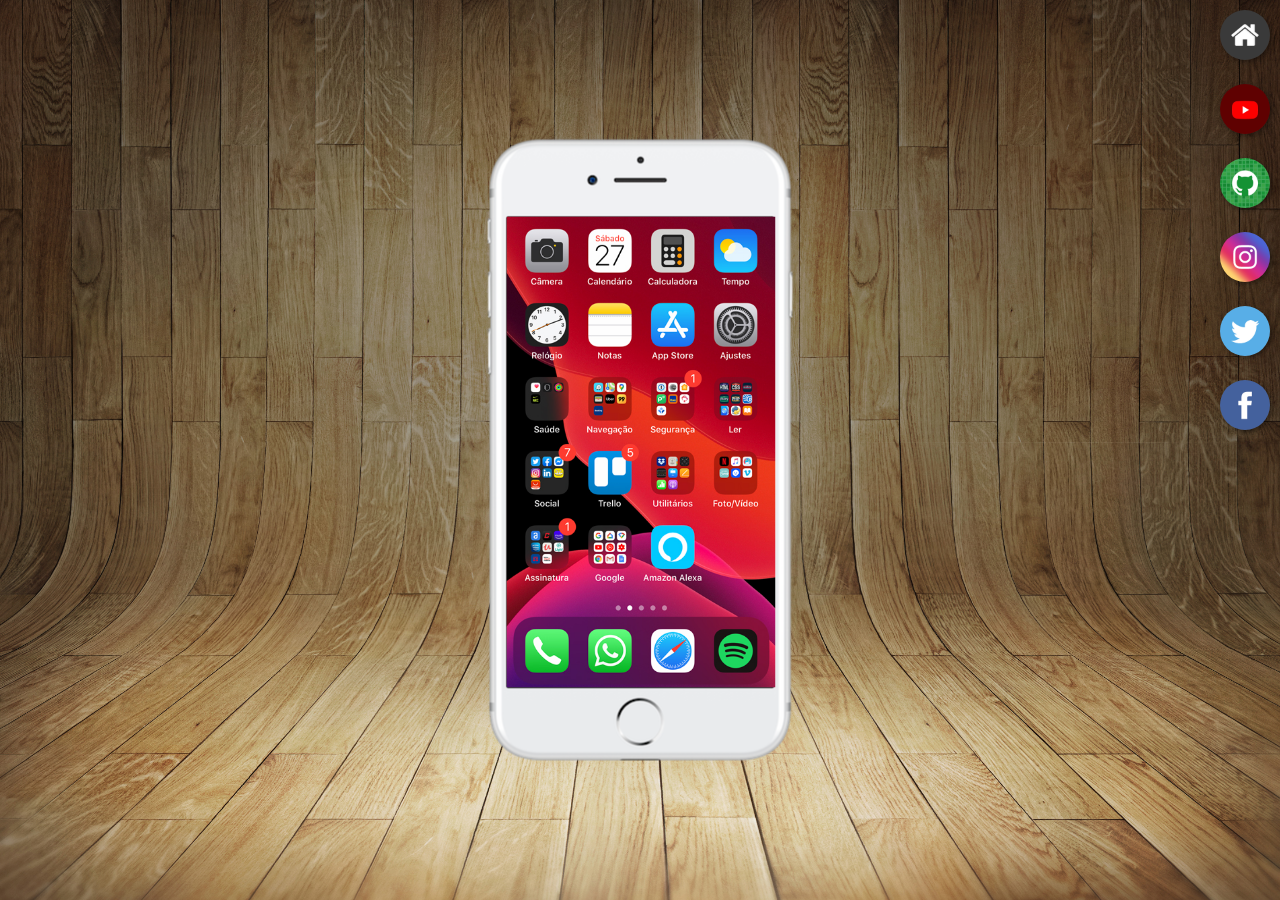
<file: index.html>
<!doctype html>
<html lang="pt-br">
  <head>
    <meta charset="UTF-8" />
    <meta name="viewport" content="width=device-width, initial-scale=1.0" />
    <title>Projeto Redes Sociais</title>
    <link rel="shortcut icon" href="favicon.ico" type="image/x-icon" />
    <link rel="stylesheet" href="estilos/style.css" />
  </head>
  <body>
    <main>
      <section id="telefone">
        <iframe src="home.html" name="tela" id="tela" frameborder="0"></iframe>
      </section>

      <section id="redes-sociais">
        <a href="home.html" target="tela"
          ><img src="imagens/logo-home.jpg" alt="home" /></a
        ><br />
        <a href="youtube.html" target="tela"
          ><img src="imagens/logo-youtube.jpg" alt="YouTube" /></a
        ><br />
        <a href="github.html" target="tela"
          ><img src="imagens/logo-github.jpg" alt="GitHub" /></a
        ><br />
        <a href="instagram.html" target="tela"
          ><img src="imagens/logo-instagram.jpg" alt="Instagram" /></a
        ><br />
        <a href="twitter.html" target="tela"
          ><img src="imagens/logo-twitter.jpg" alt="Twitter" /></a
        ><br />
        <a href="facebook.html" target="tela"
          ><img src="imagens/logo-facebook.jpg" alt="Facebook" /></a
        ><br />
      </section>
    </main>
  </body>
</html>
</file>
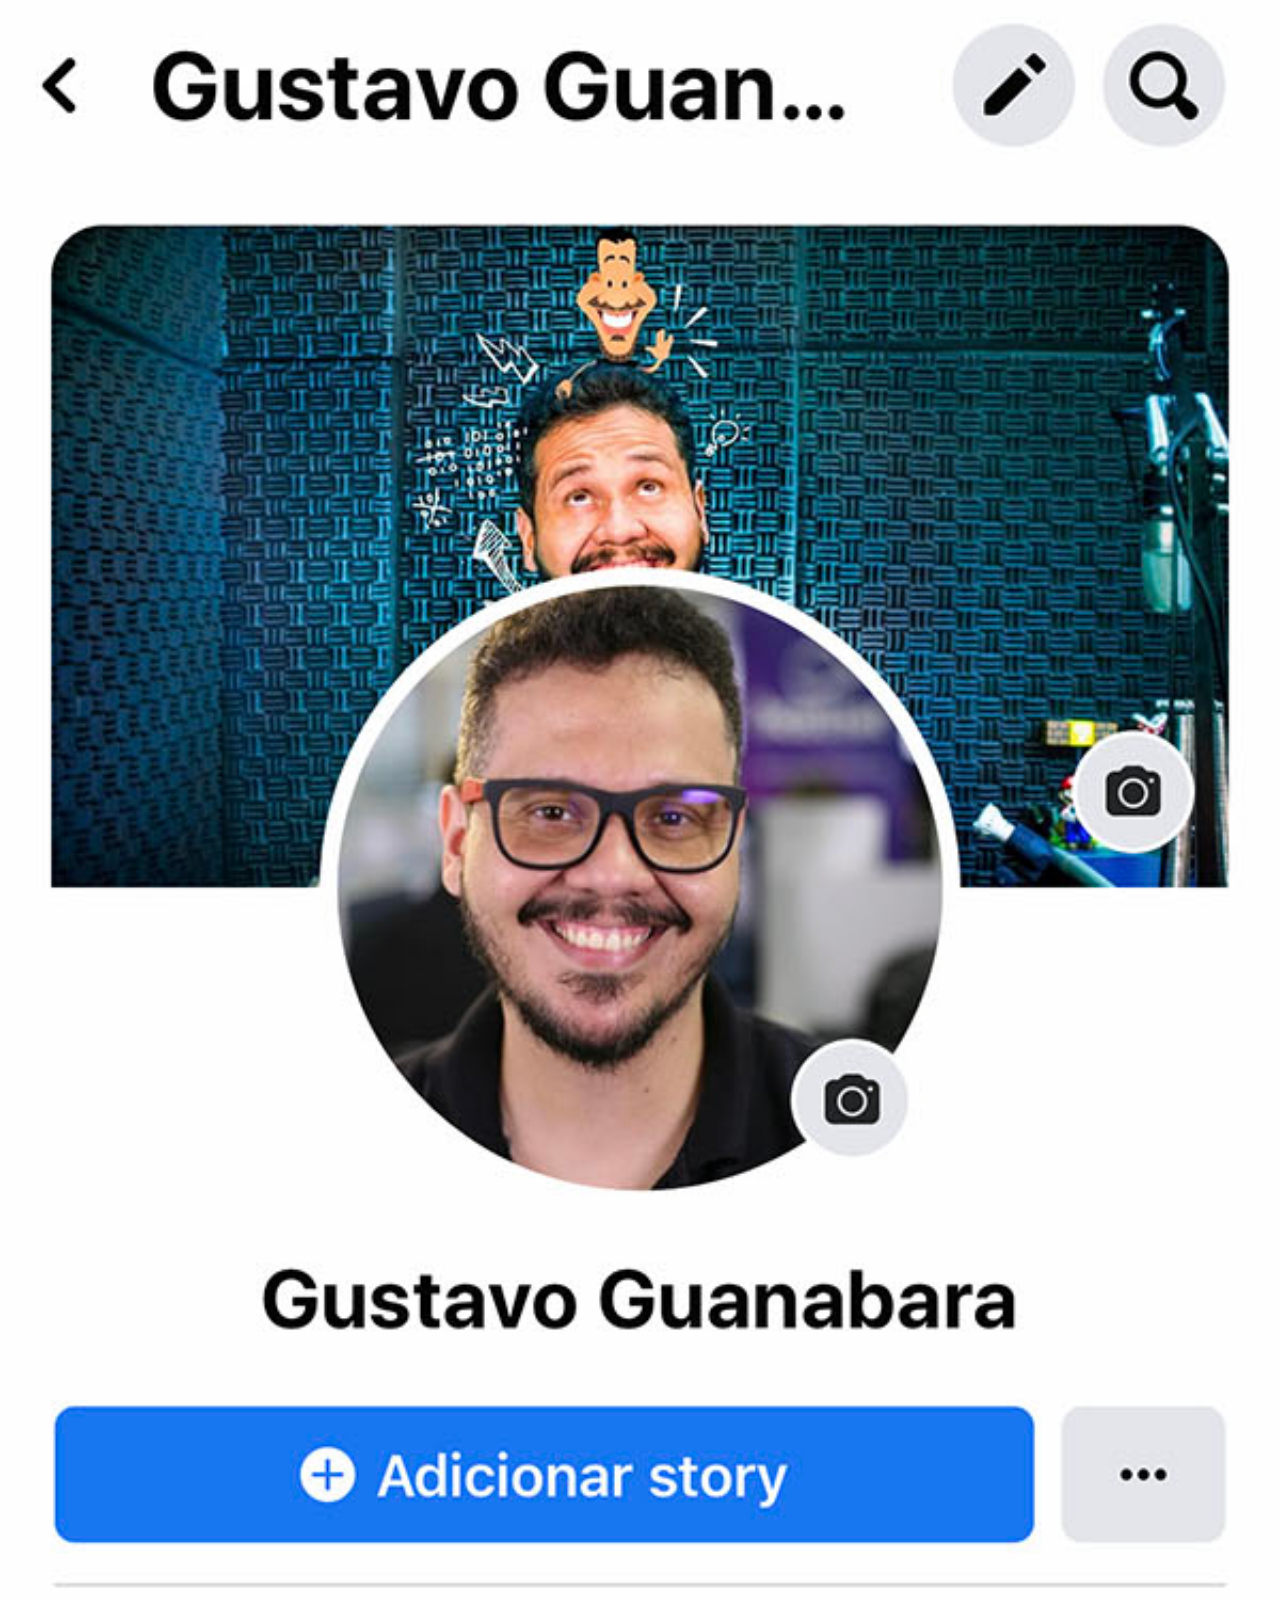
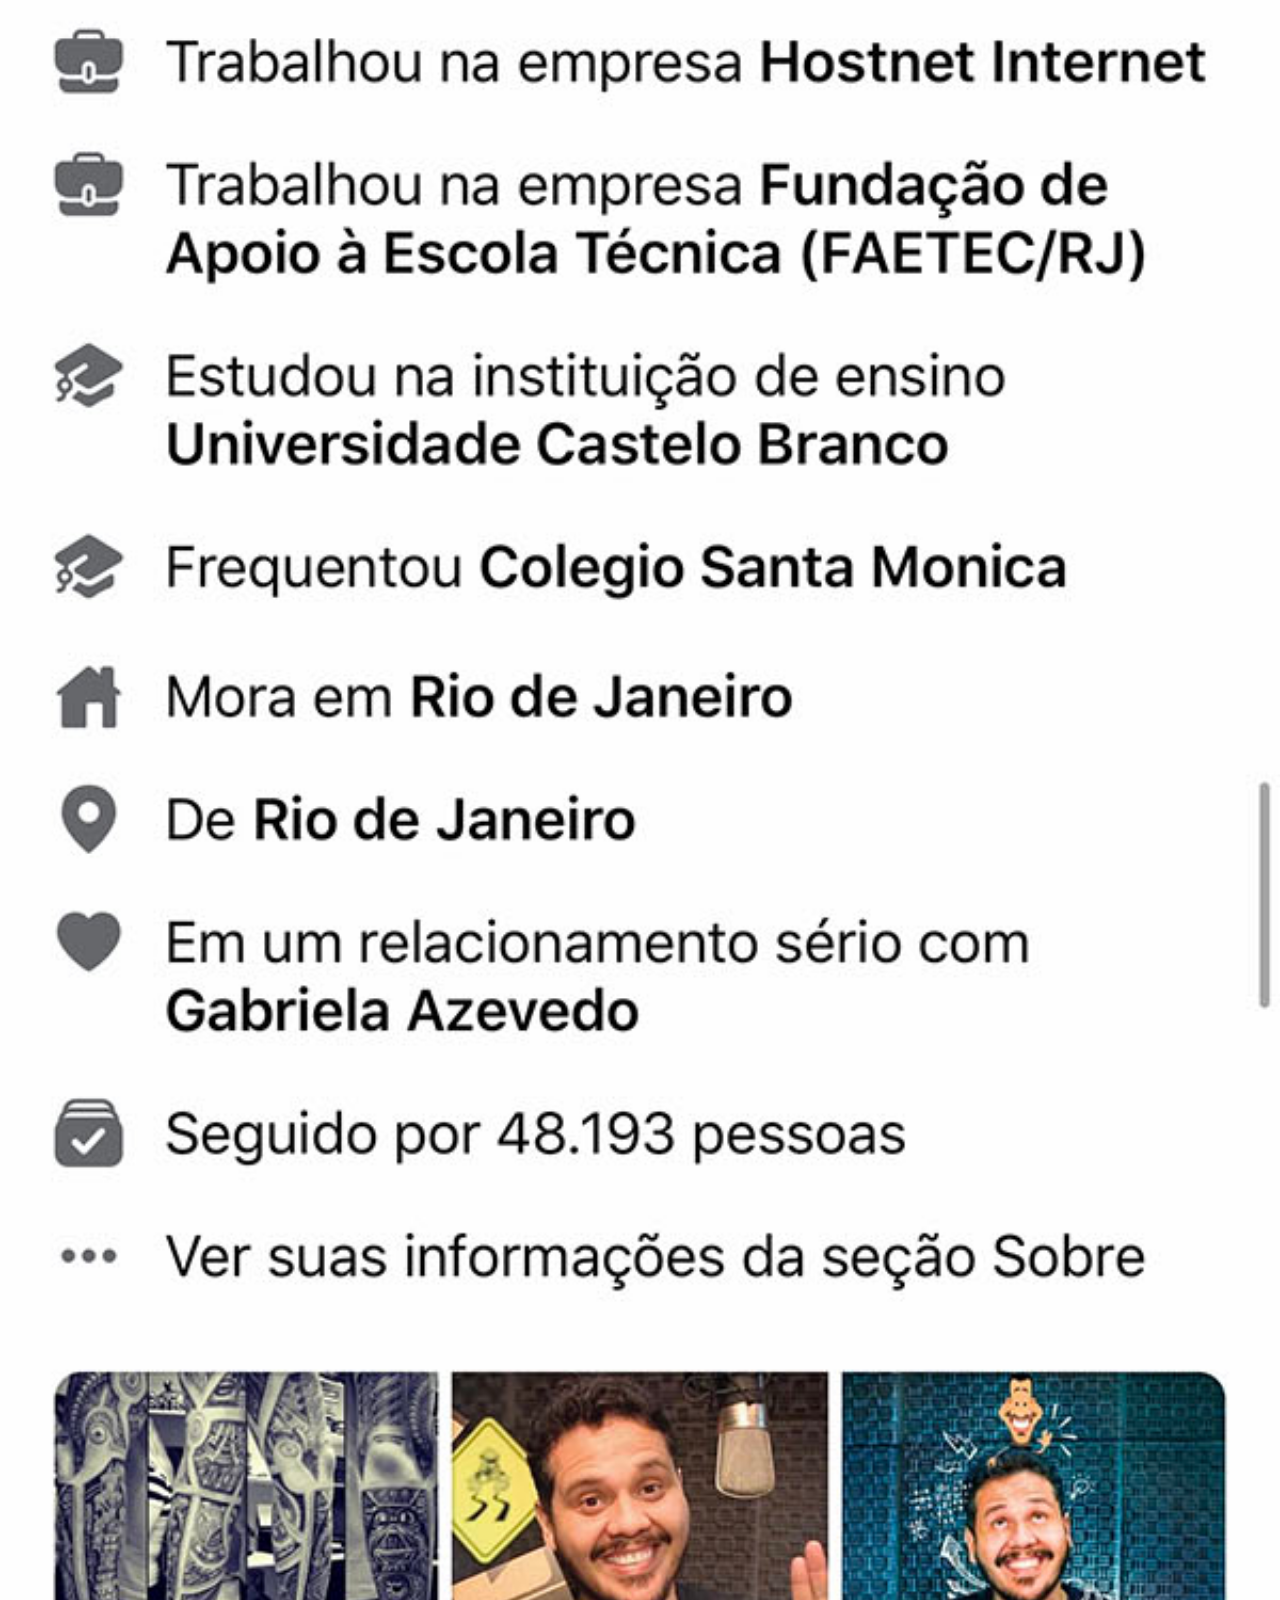
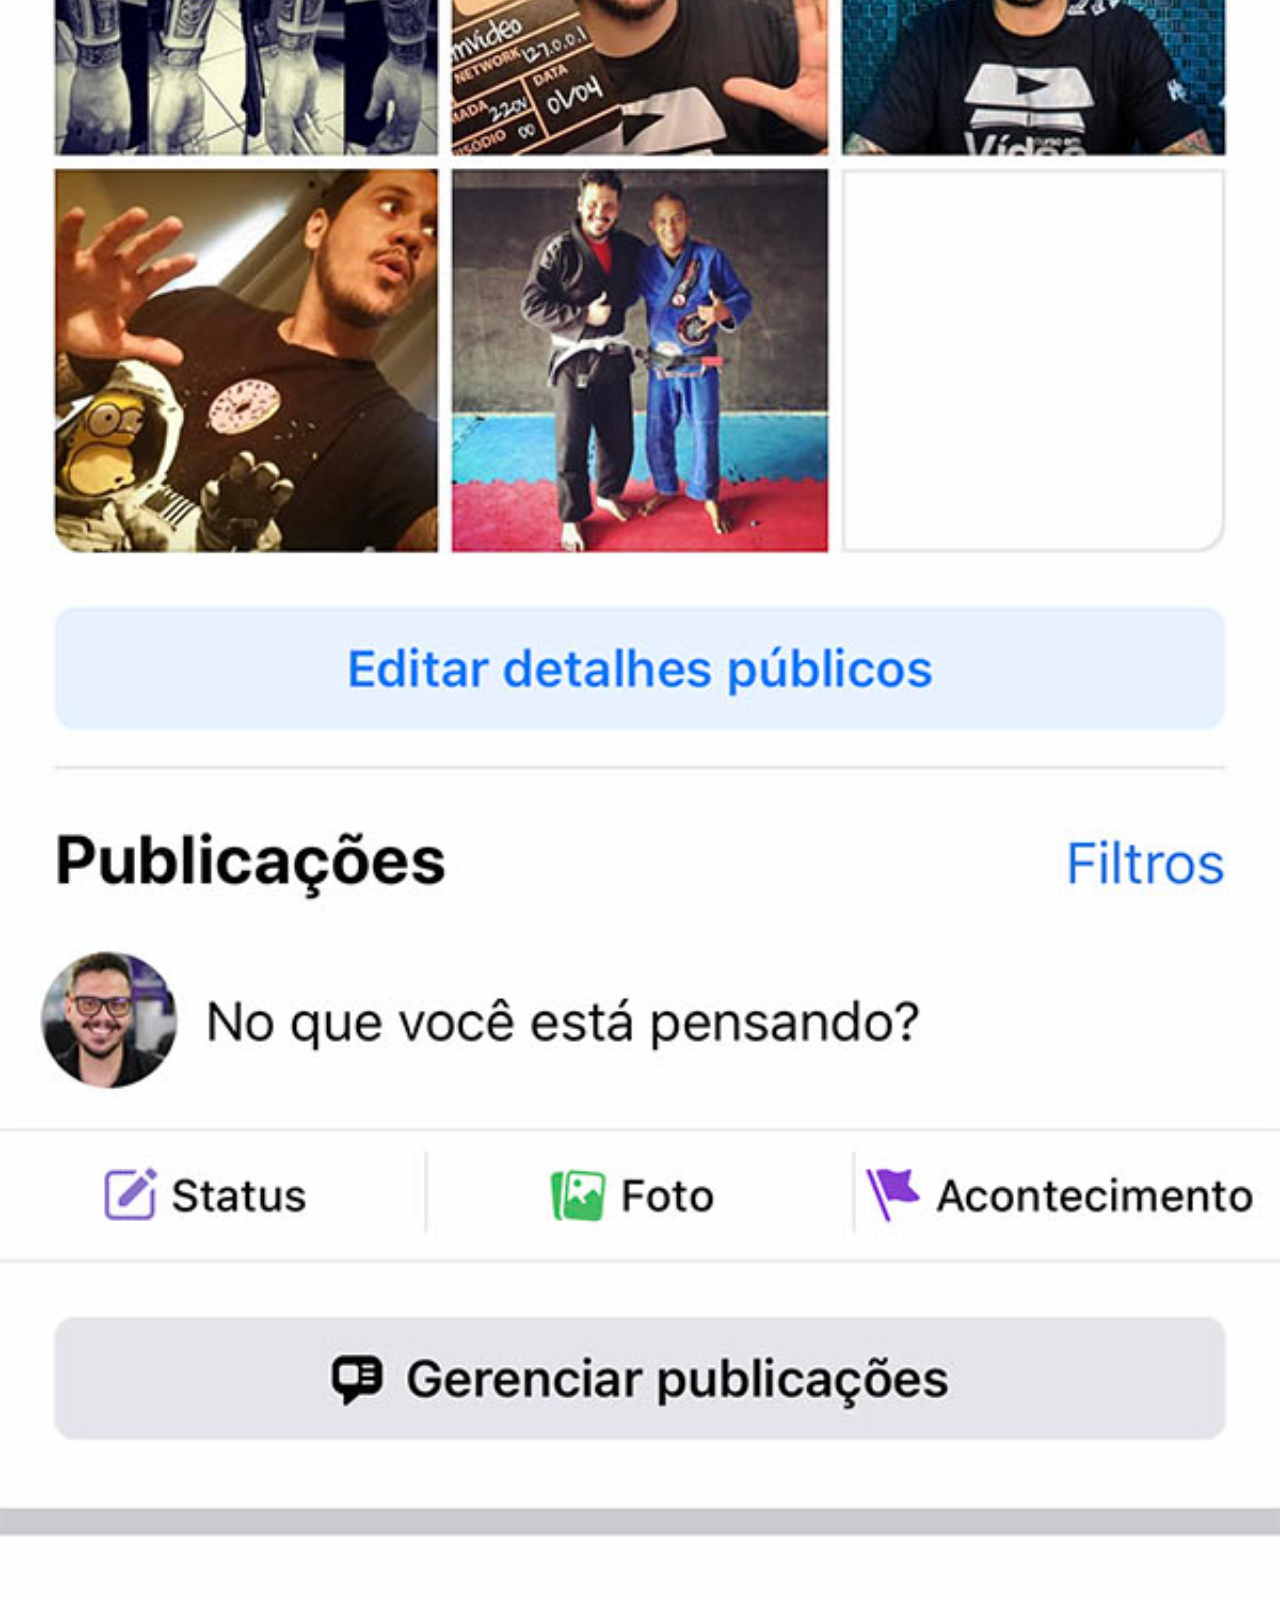
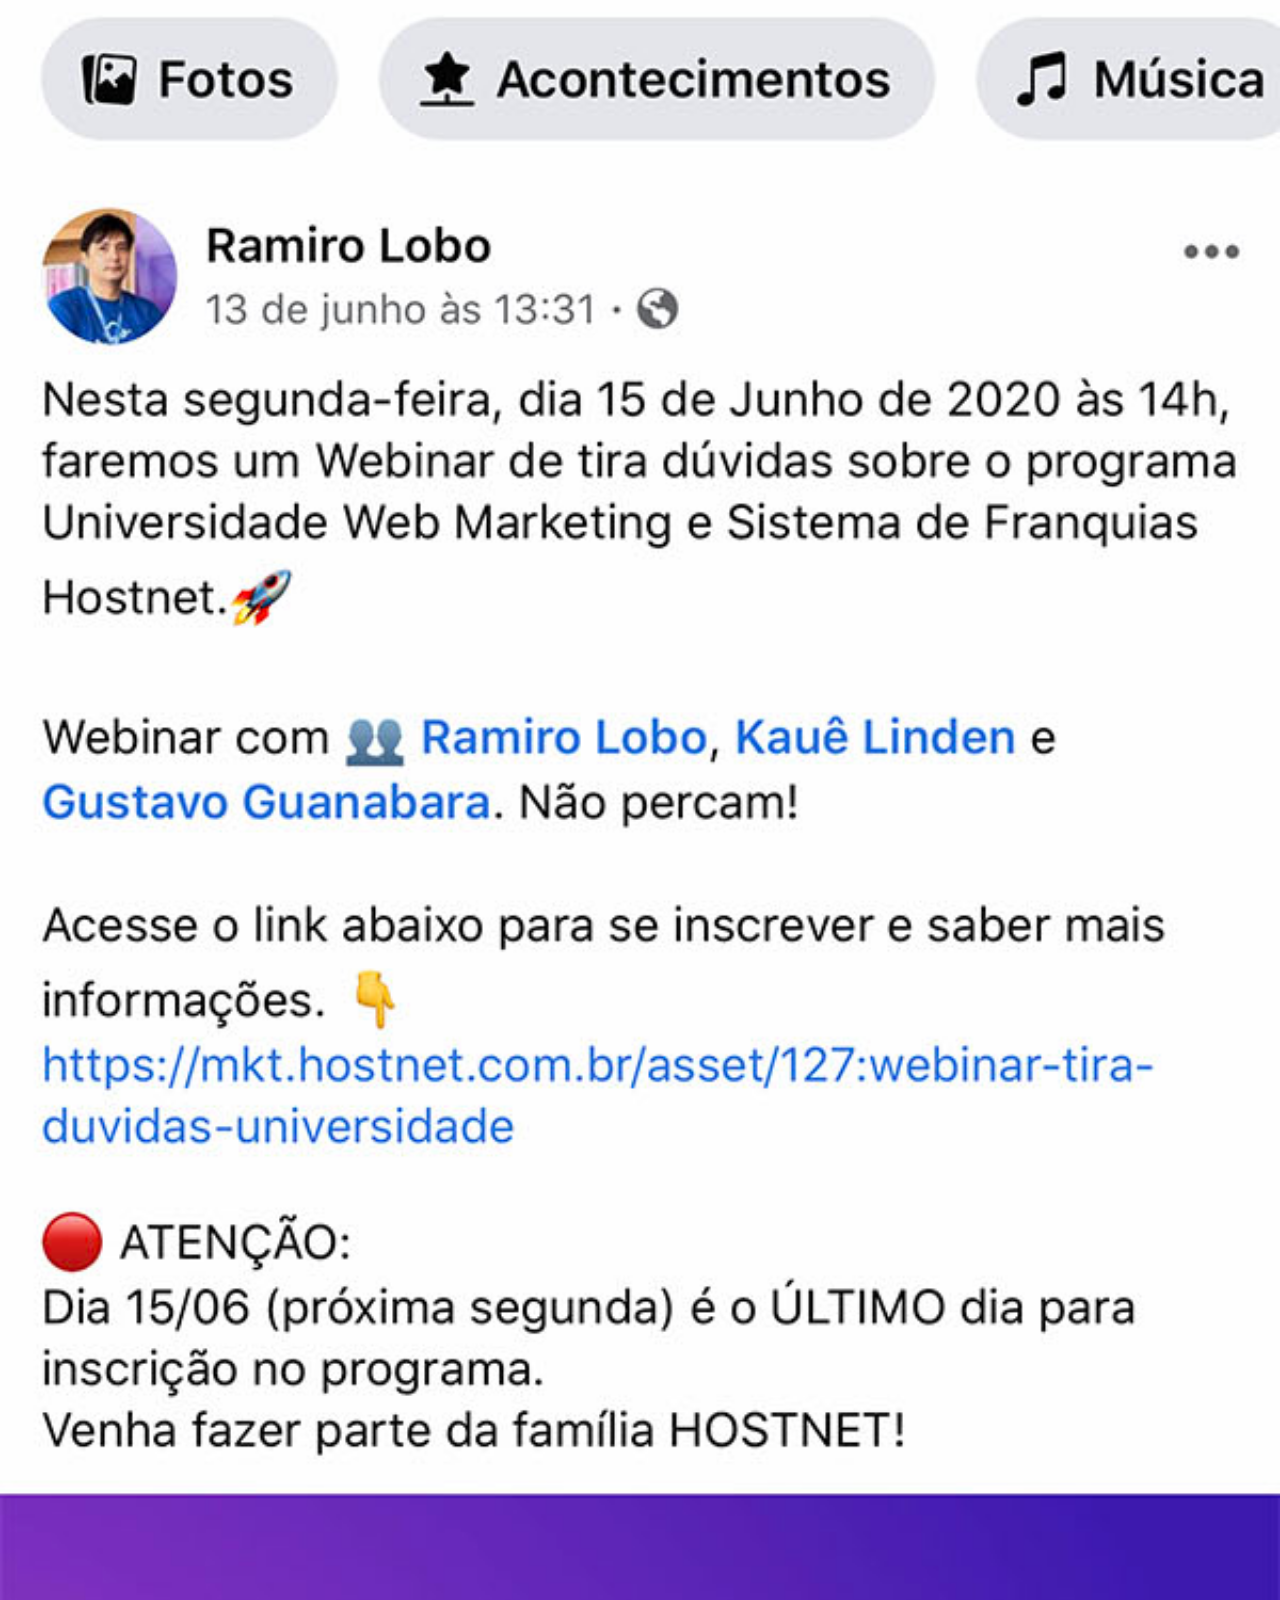
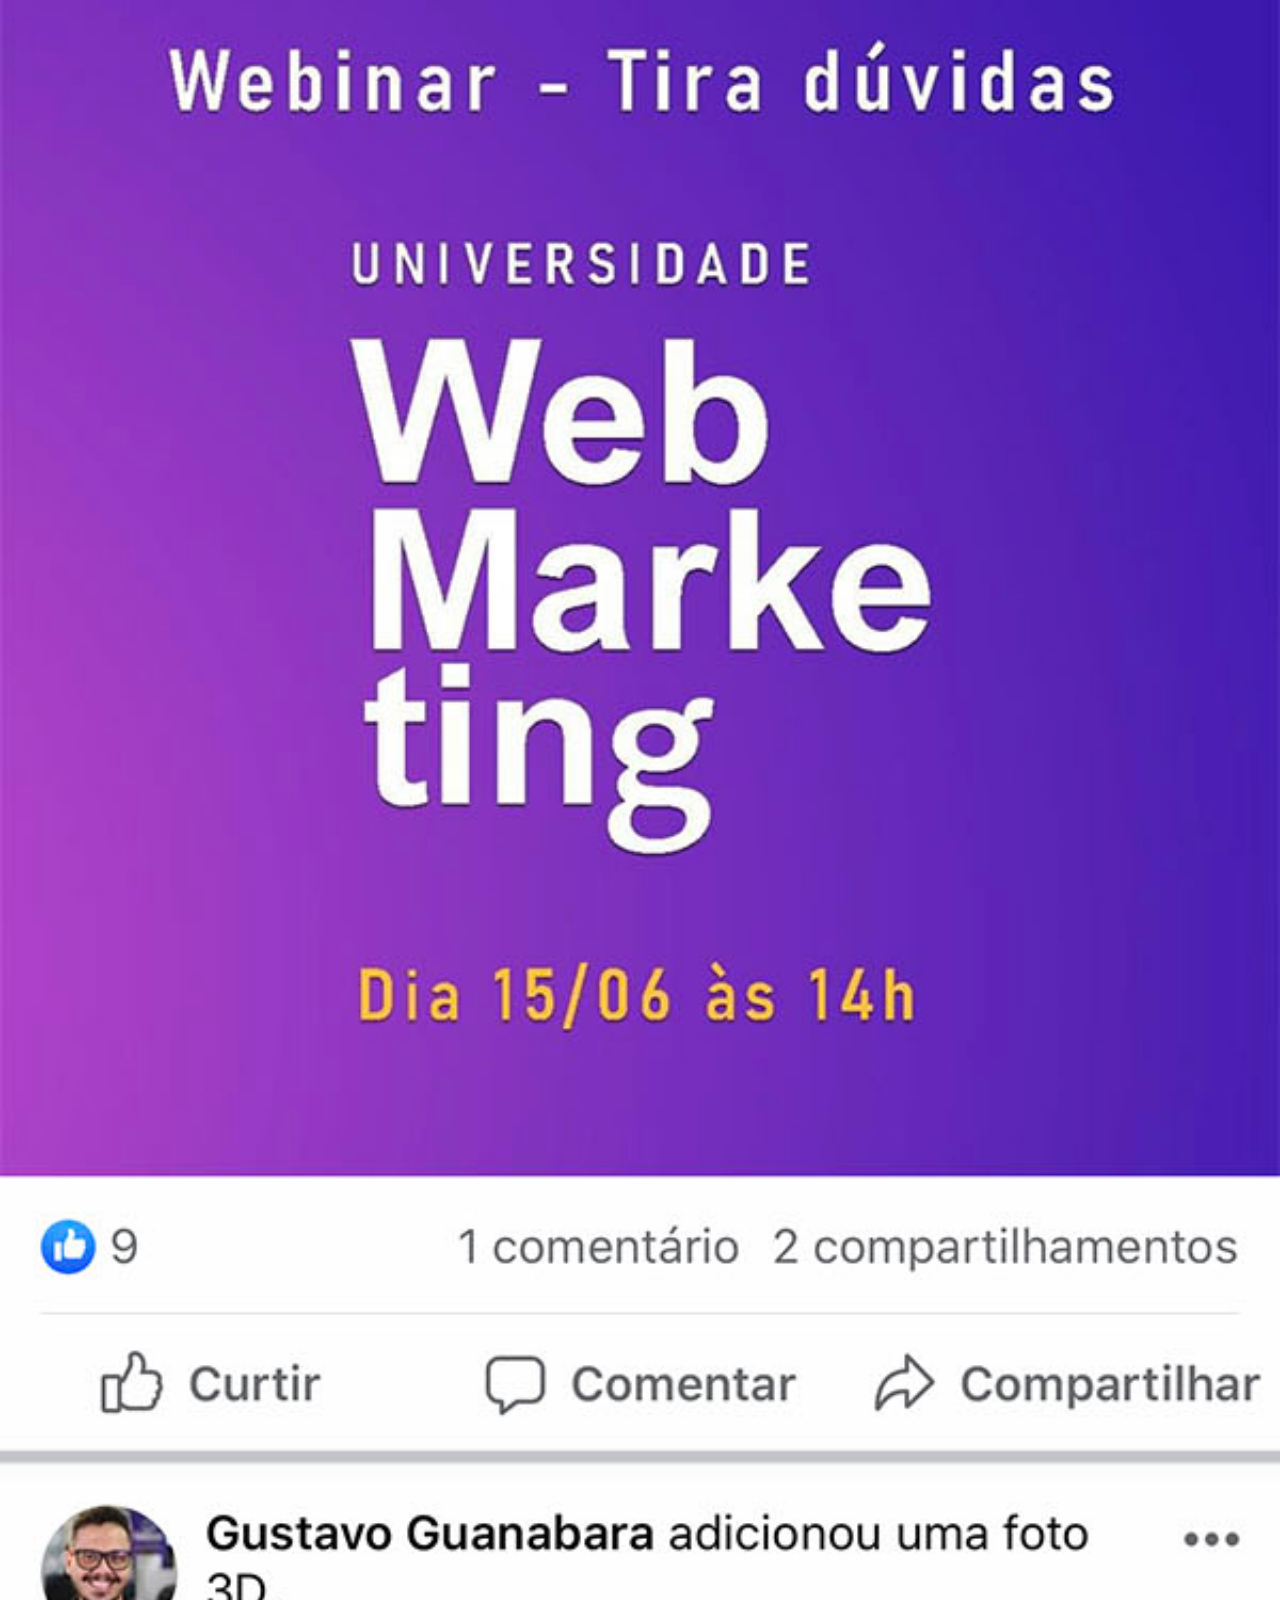
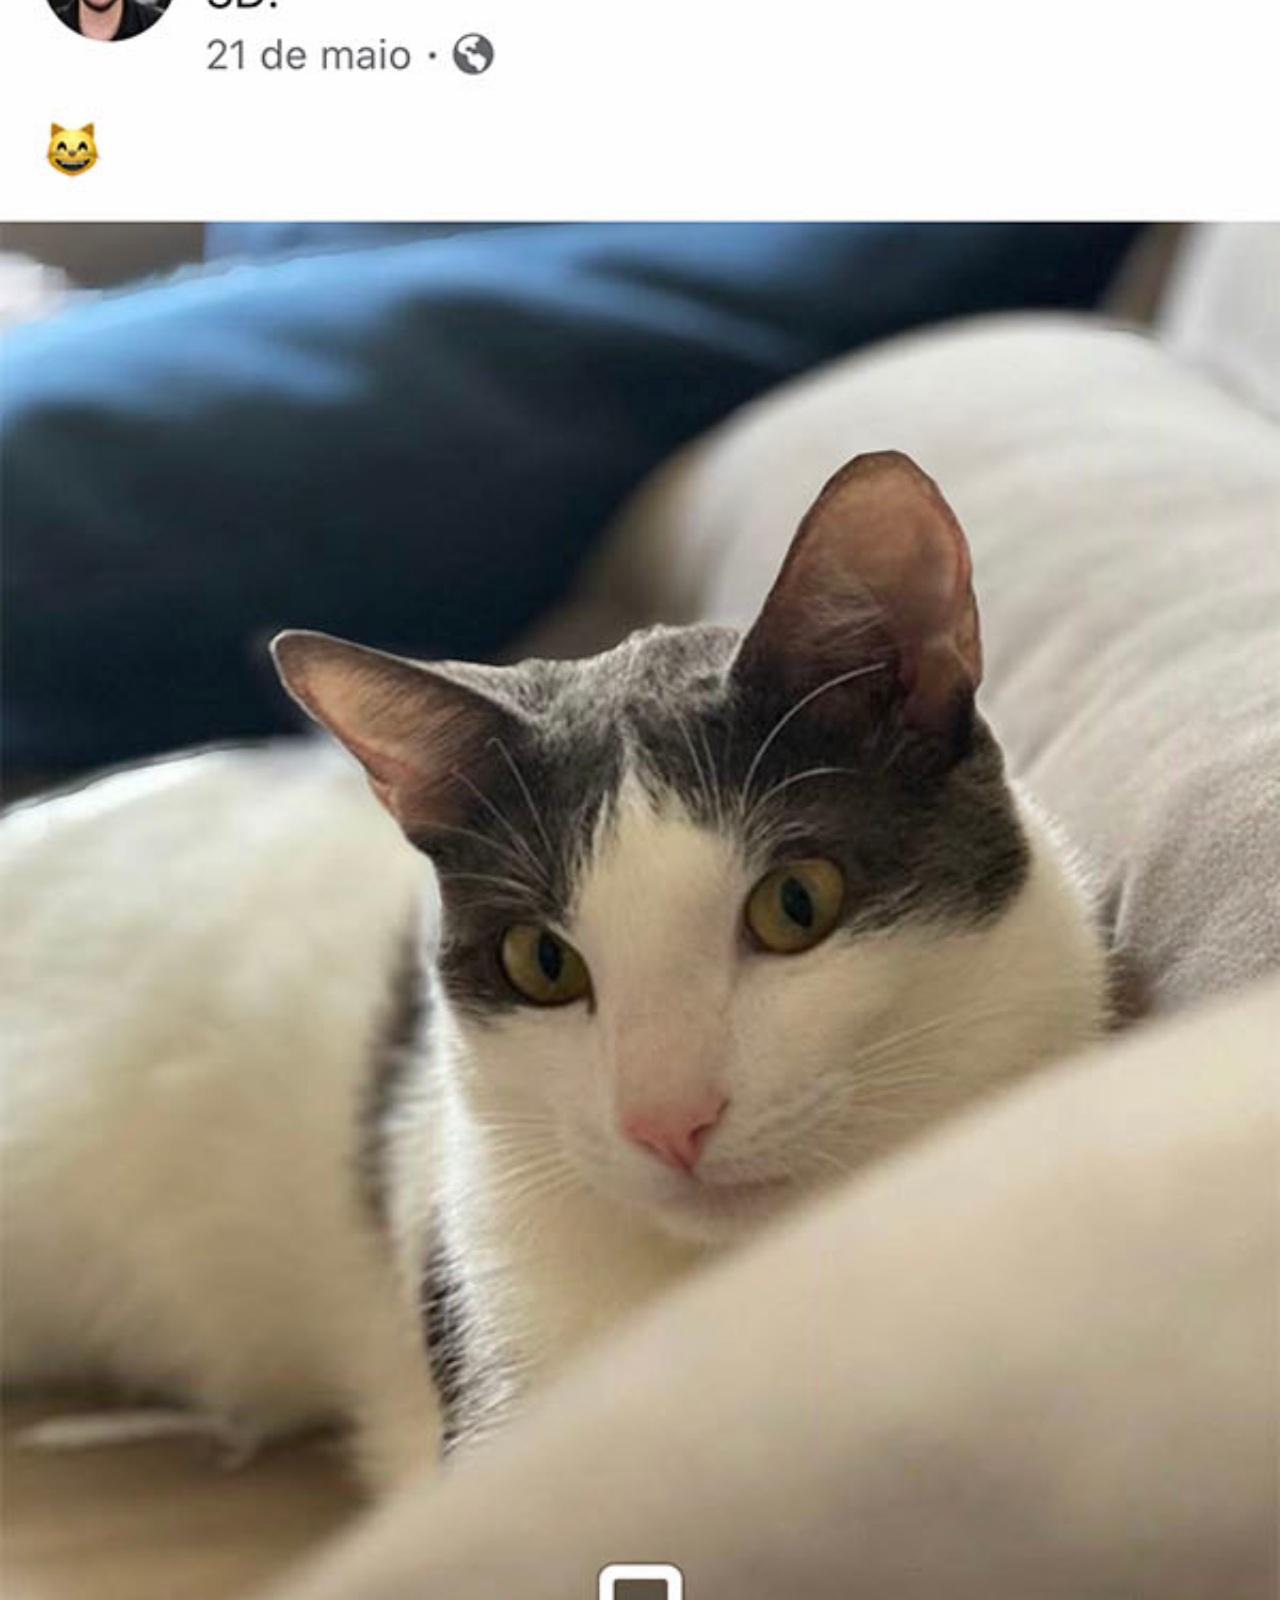
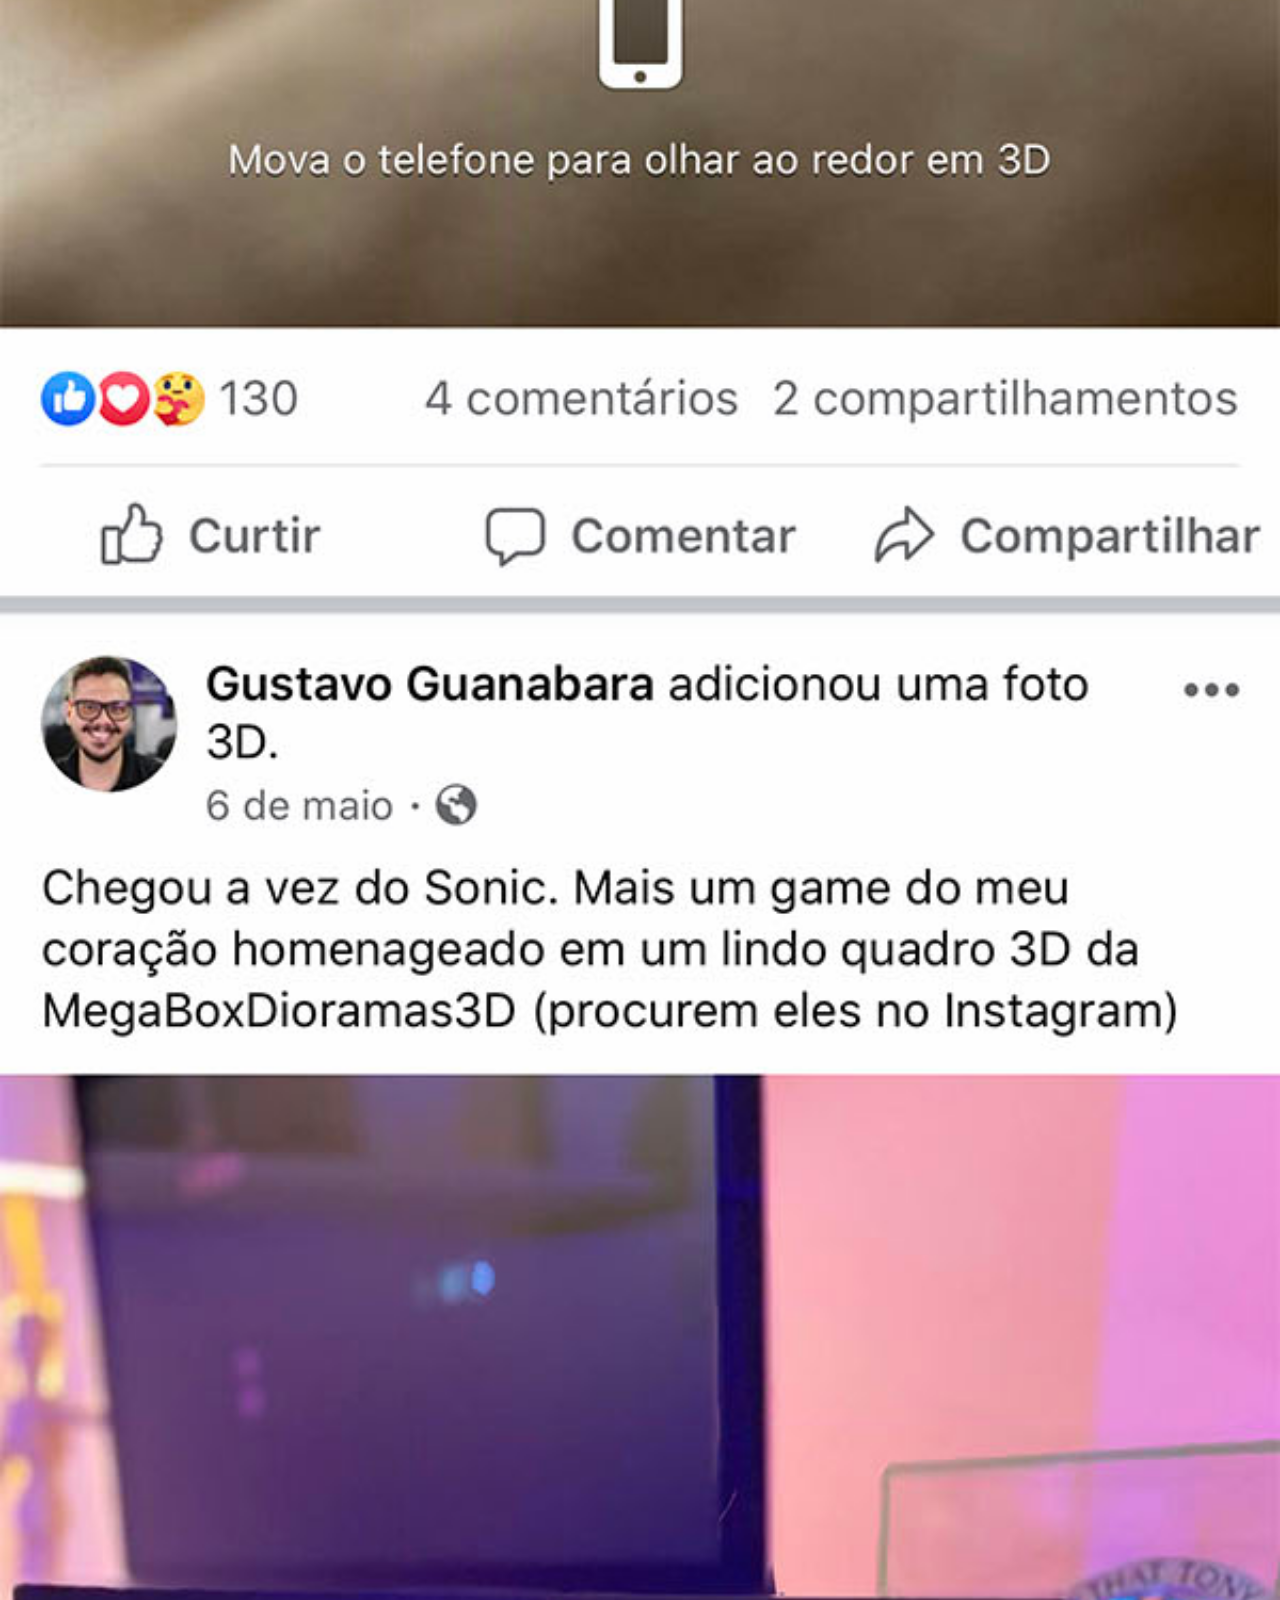
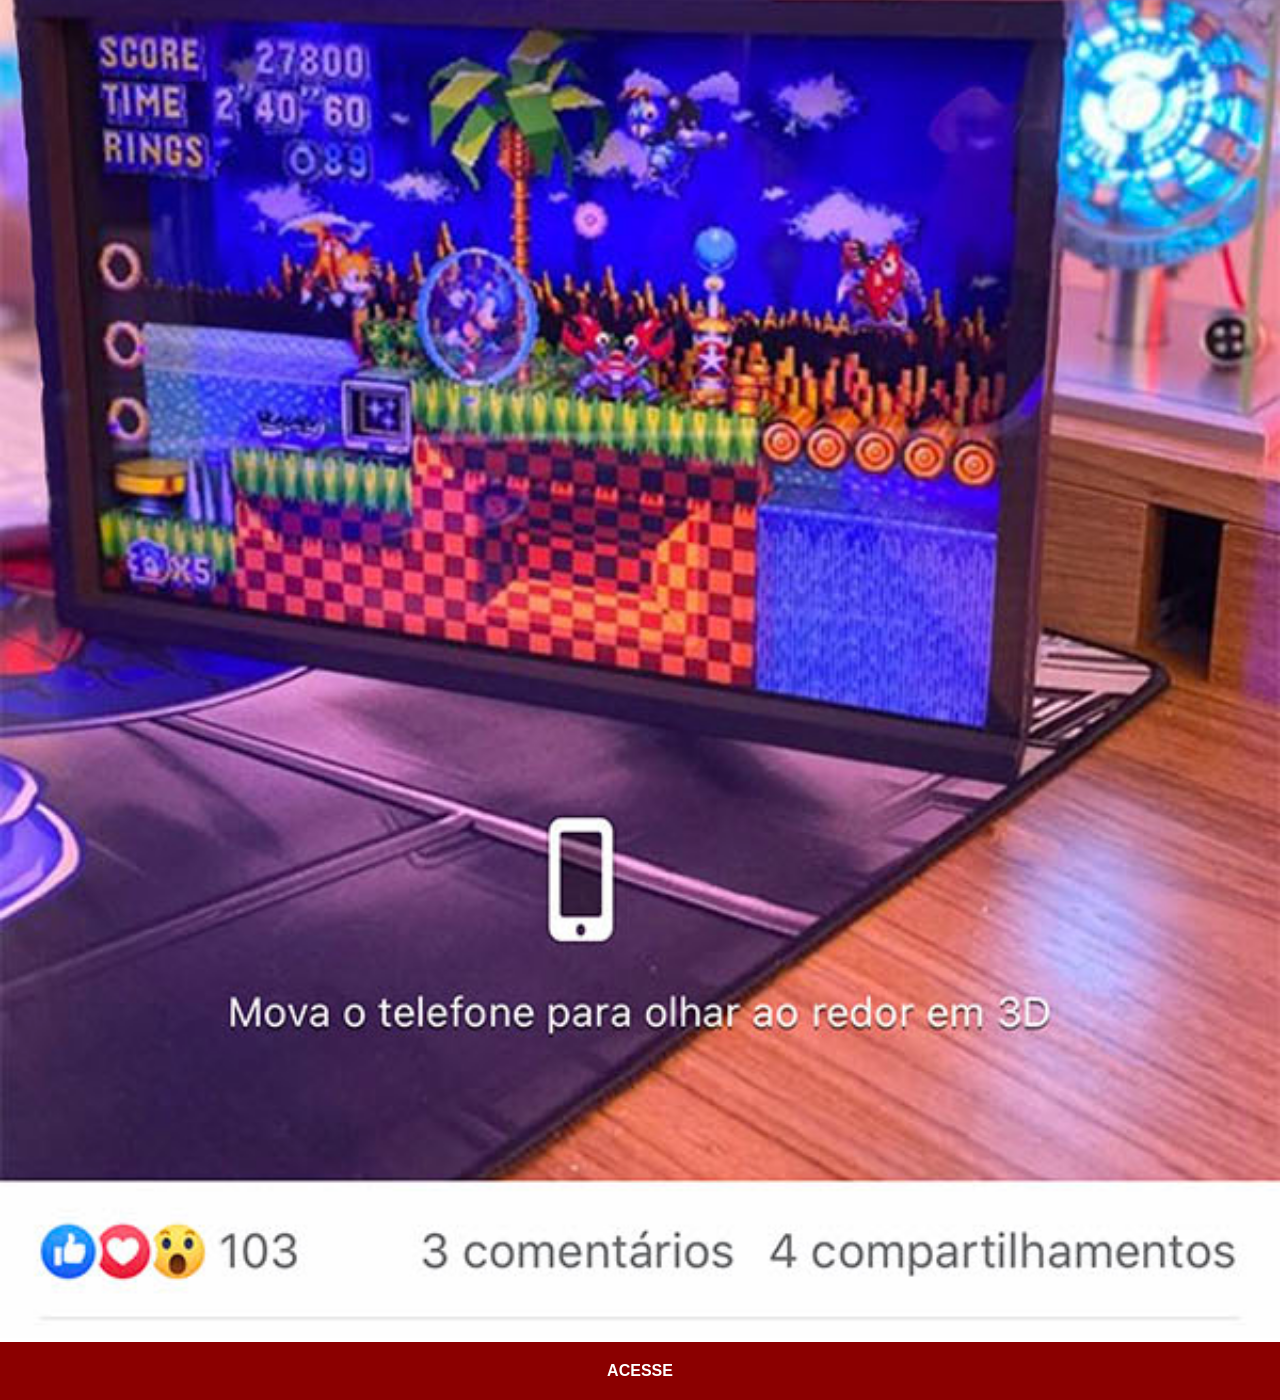
<file: facebook.html>
<!doctype html>
<html lang="pt-br">
  <head>
    <meta charset="UTF-8" />
    <meta name="viewport" content="width=device-width, initial-scale=1.0" />
    <title>YouTube</title>
    <link rel="stylesheet" href="estilos/social.css" />
  </head>
  <body>
    <img src="imagens/tela-facebook.jpg" alt="Facebook" />
    <a href="https://www.facebook.com/?locale=pt_BR" target="_blank">ACESSE</a>
  </body>
</html>
</file>
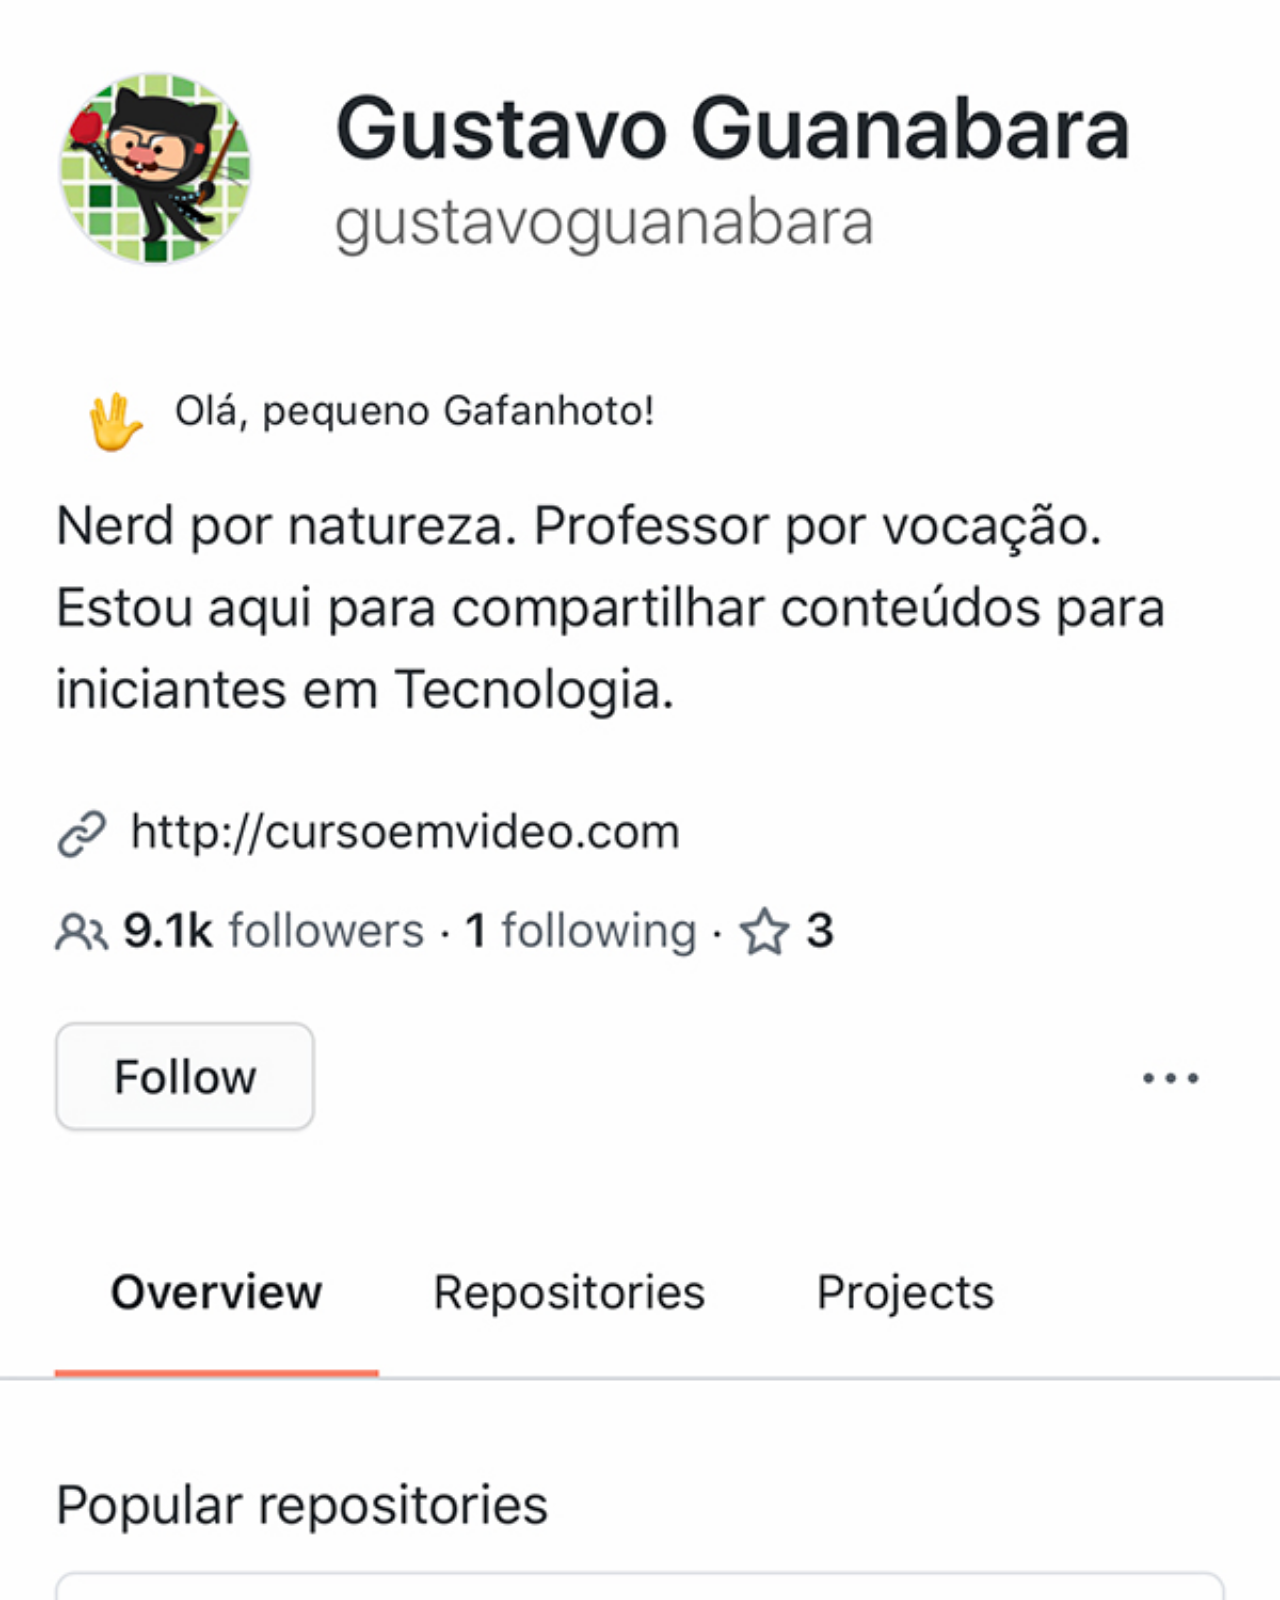
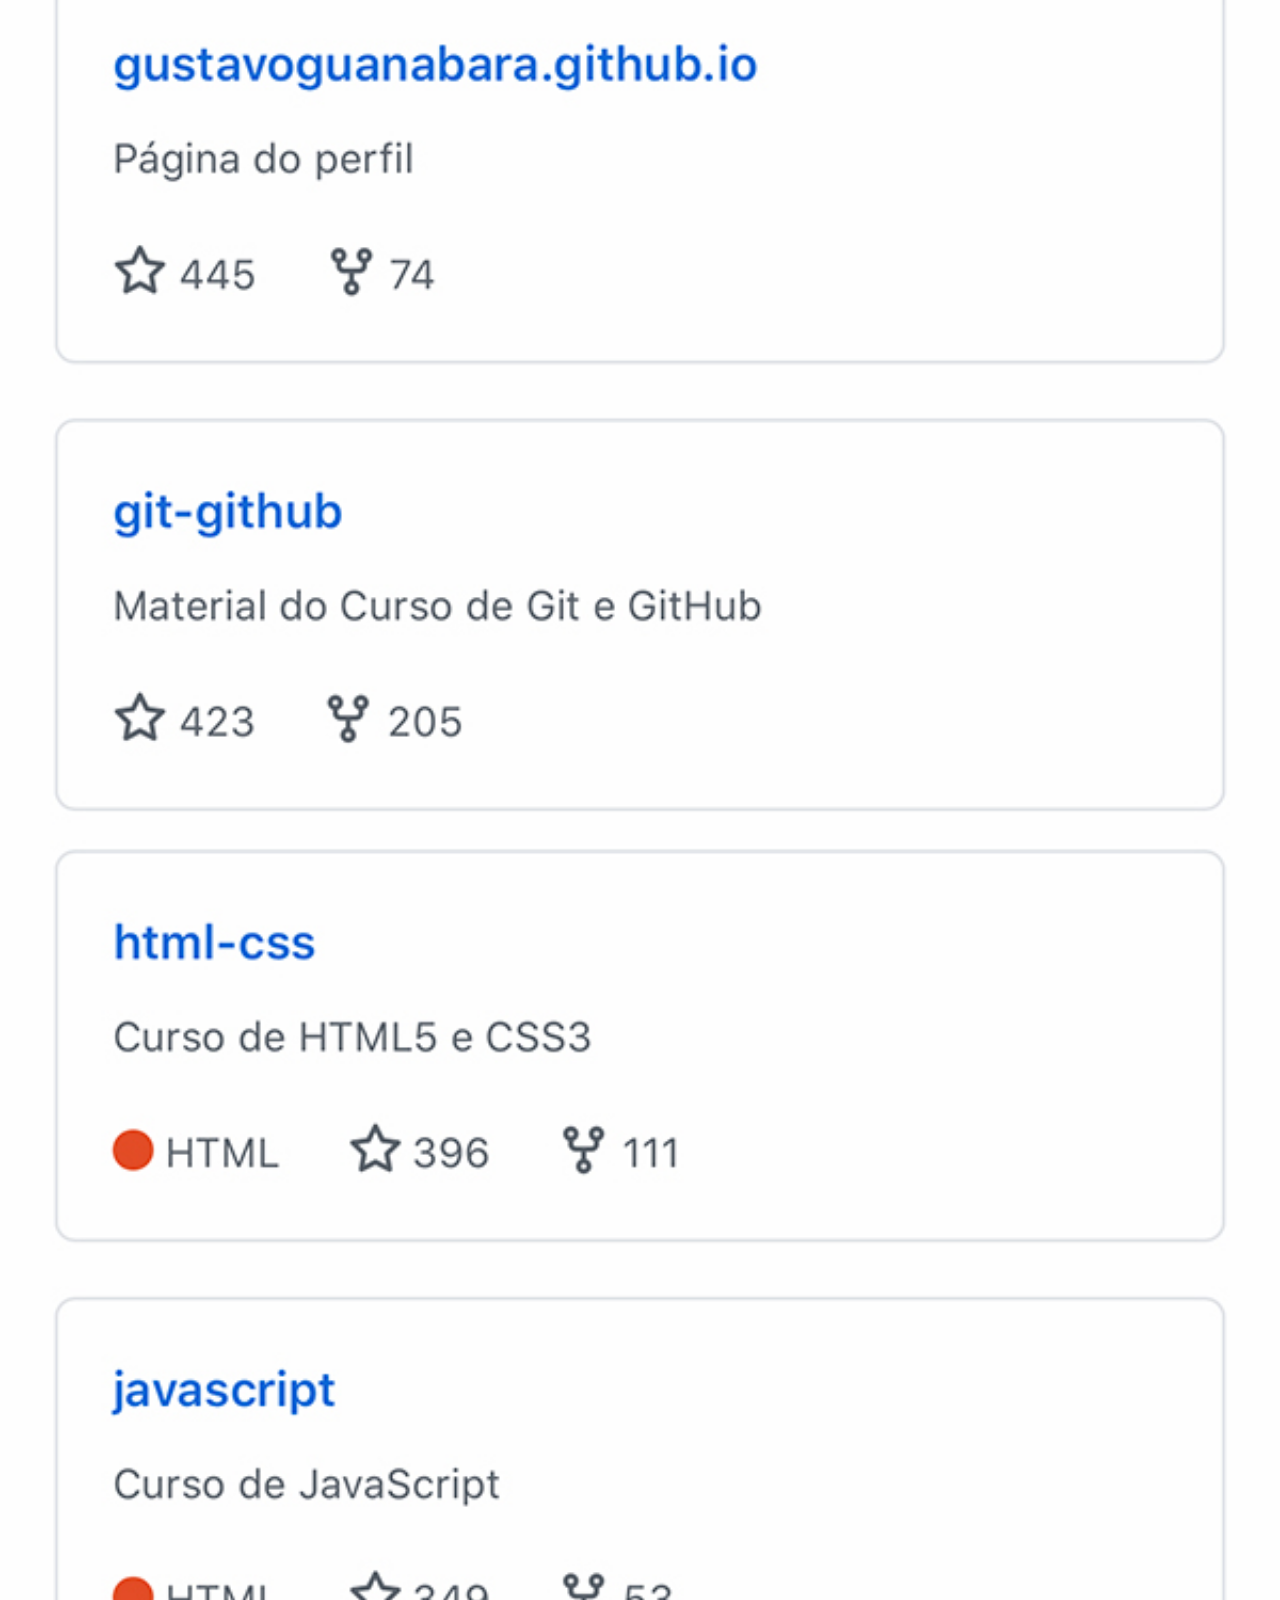
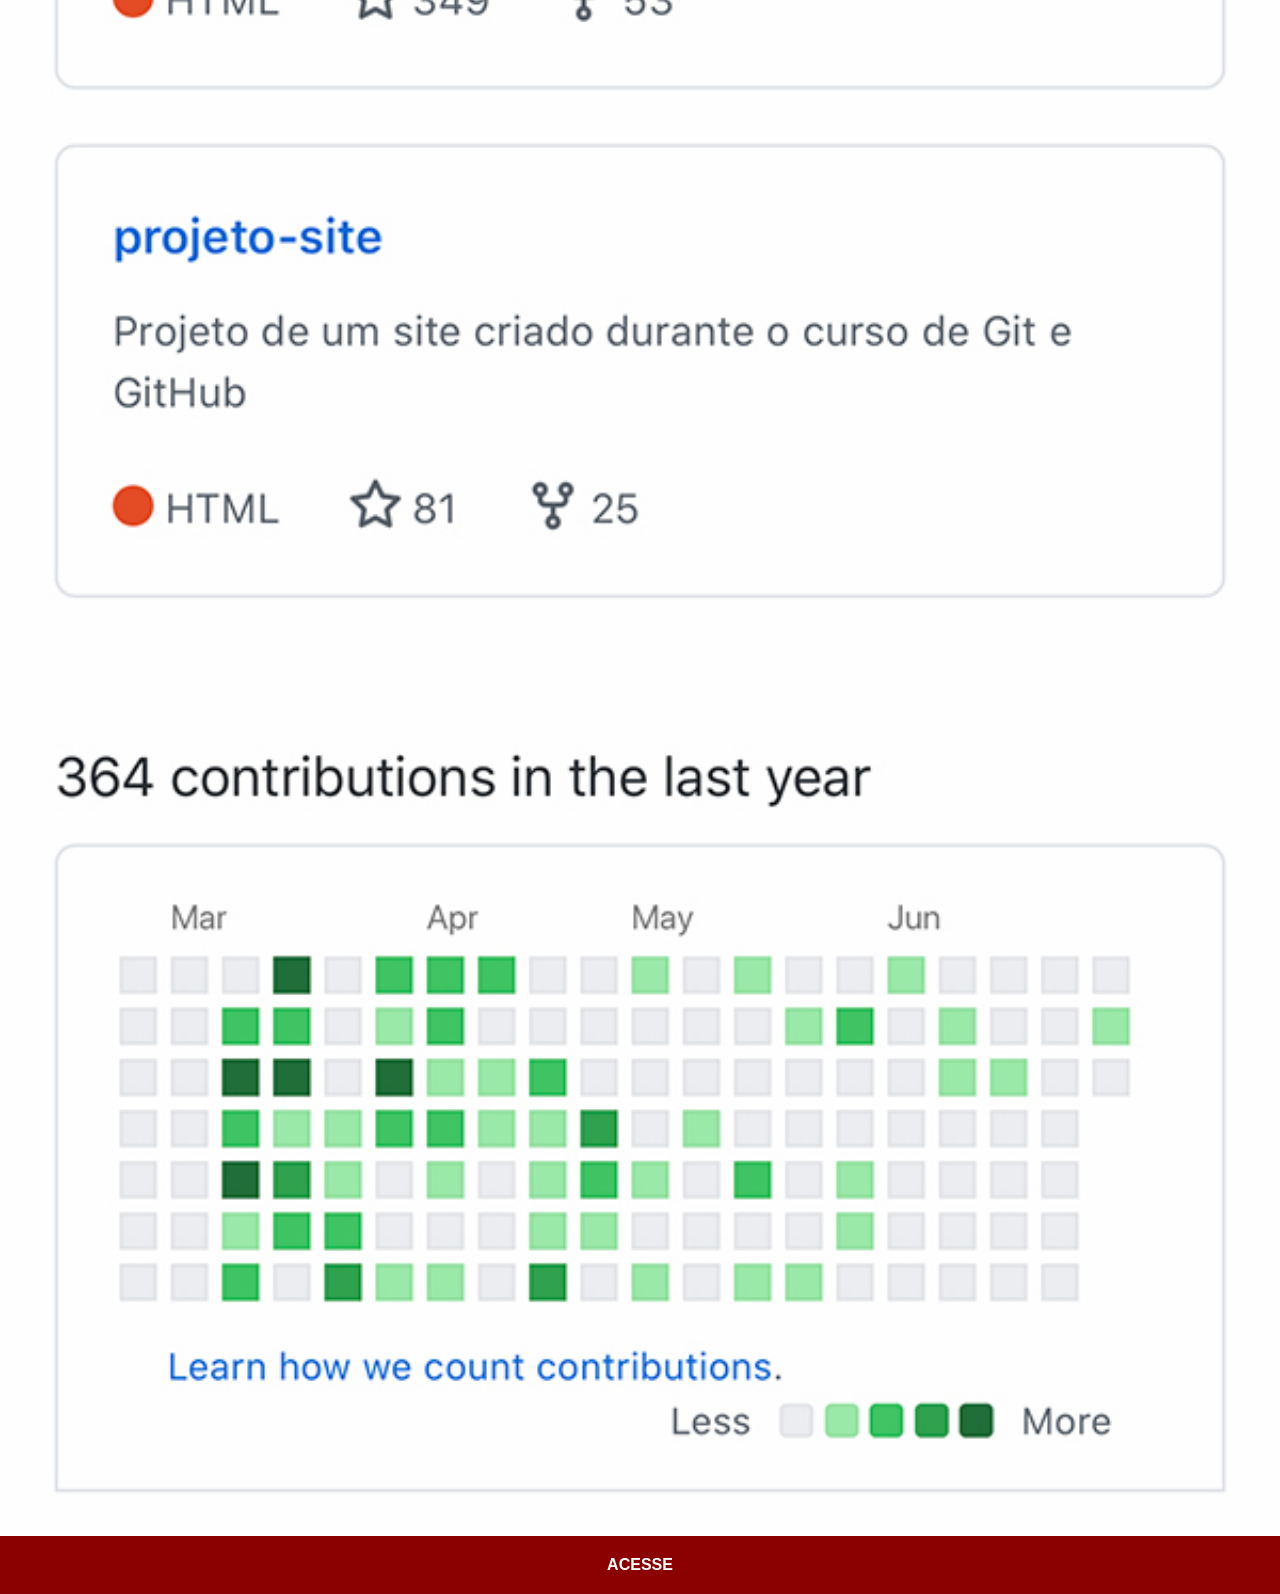
<file: github.html>
<!doctype html>
<html lang="pt-br">
  <head>
    <meta charset="UTF-8" />
    <meta name="viewport" content="width=device-width, initial-scale=1.0" />
    <title>YouTube</title>
    <link rel="stylesheet" href="estilos/social.css" />
  </head>
  <body>
    <img src="imagens/tela-github.jpg" alt="YouTube" />
    <a href="https://gustavoguanabara.github.io" target="_blank">ACESSE</a>
  </body>
</html>
</file>
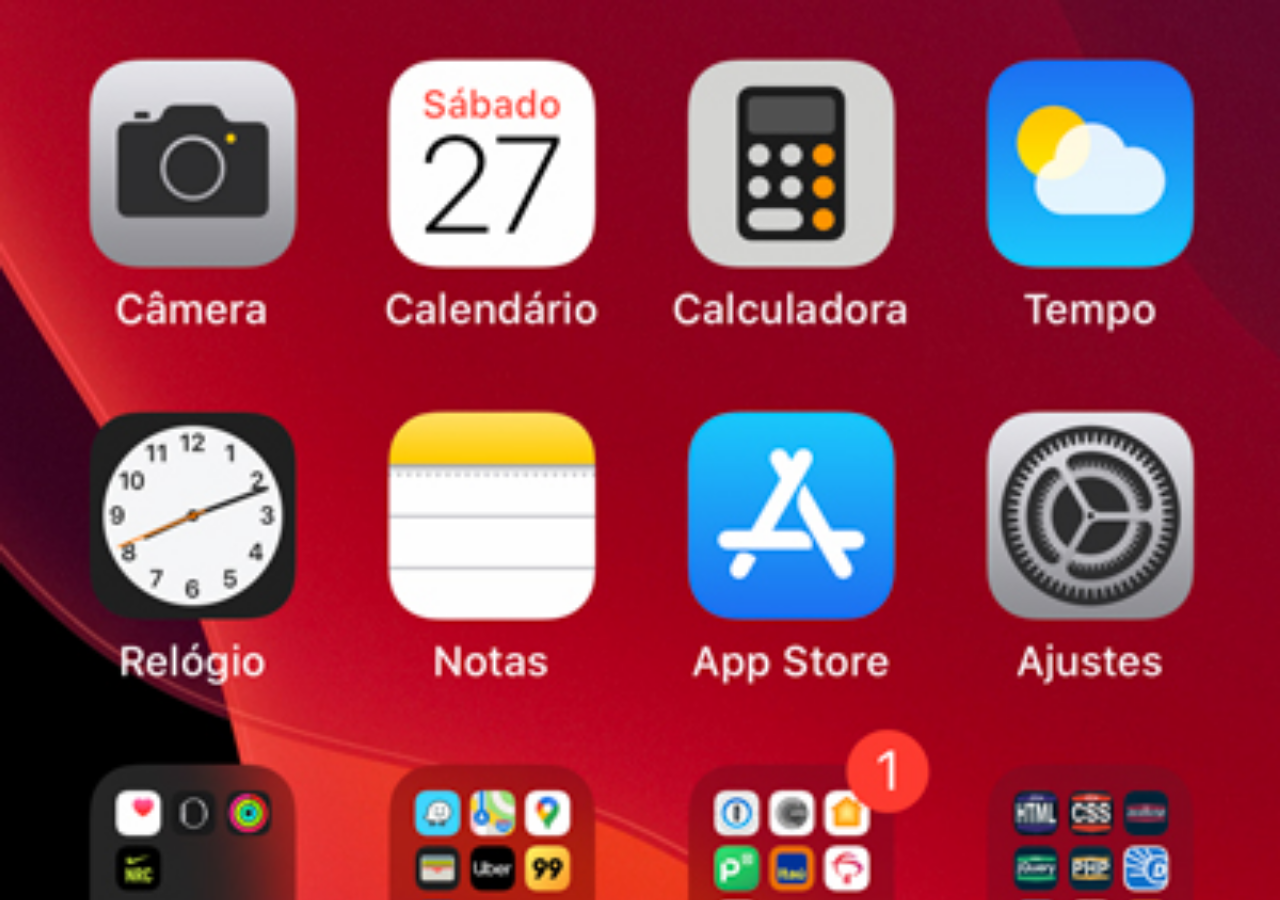
<file: home.html>
<!doctype html>
<html lang="en">
  <head>
    <meta charset="UTF-8" />
    <meta name="viewport" content="width=device-width, initial-scale=1.0" />
    <title>Home</title>
    <style>
      * {
        margin: 0;
        padding: 0;
      }

      body {
        width: 100vw;
        height: 100vh;
        background: url('imagens/tela-home.jpg') no-repeat top center;
        background-size: cover;
      }
    </style>
  </head>
  <body></body>
</html>
</file>
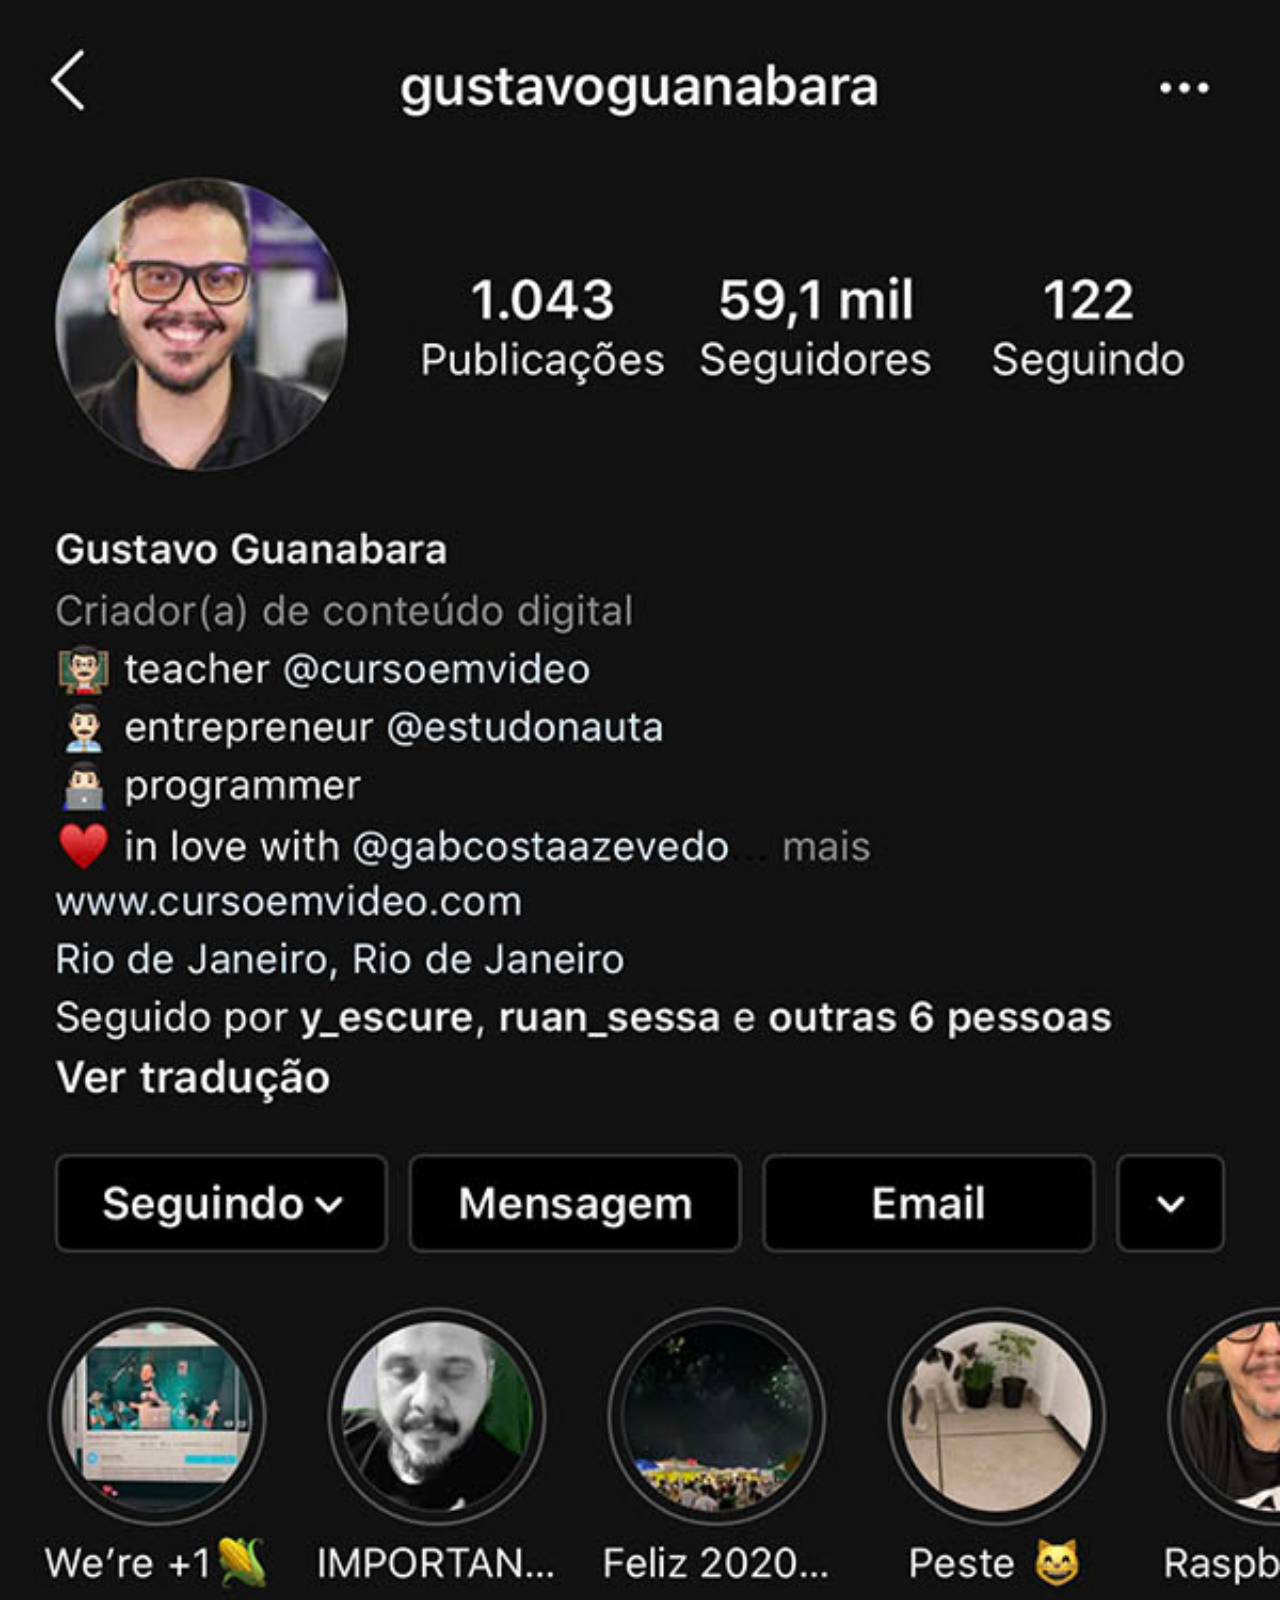
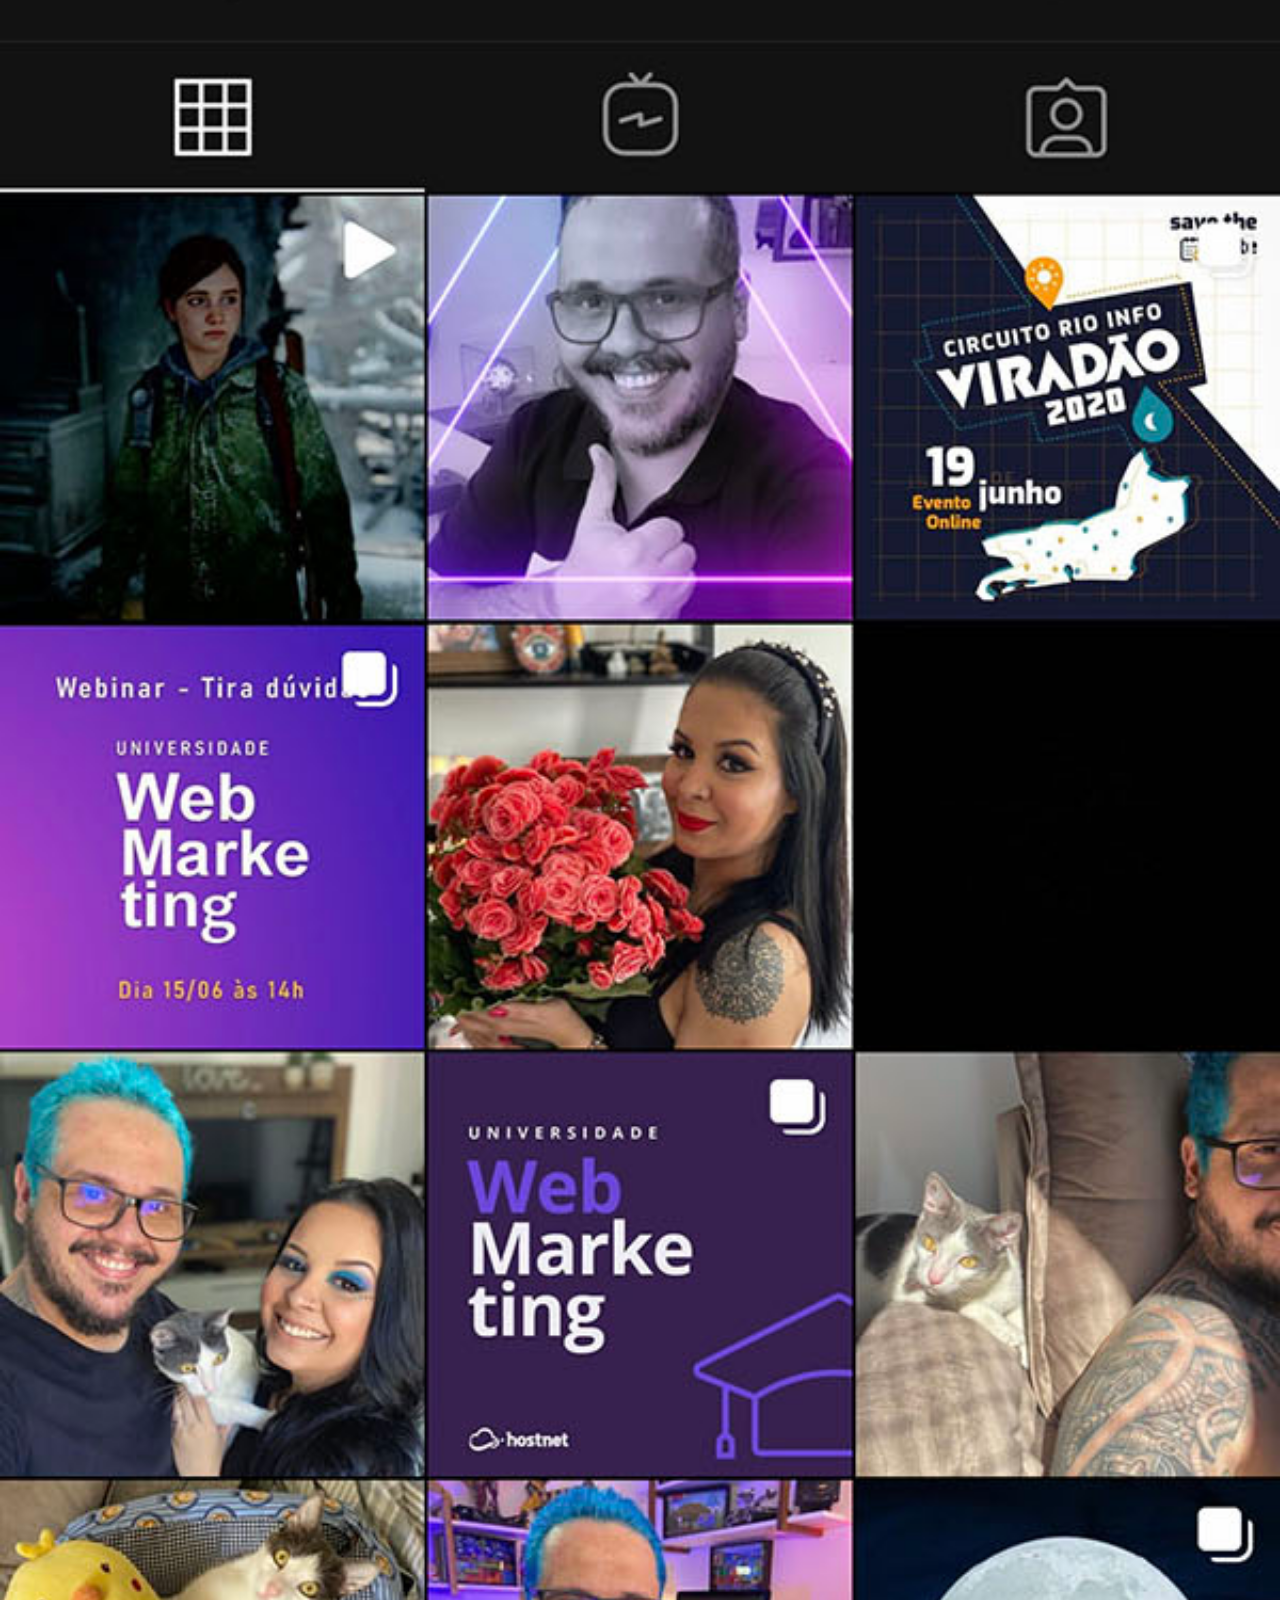
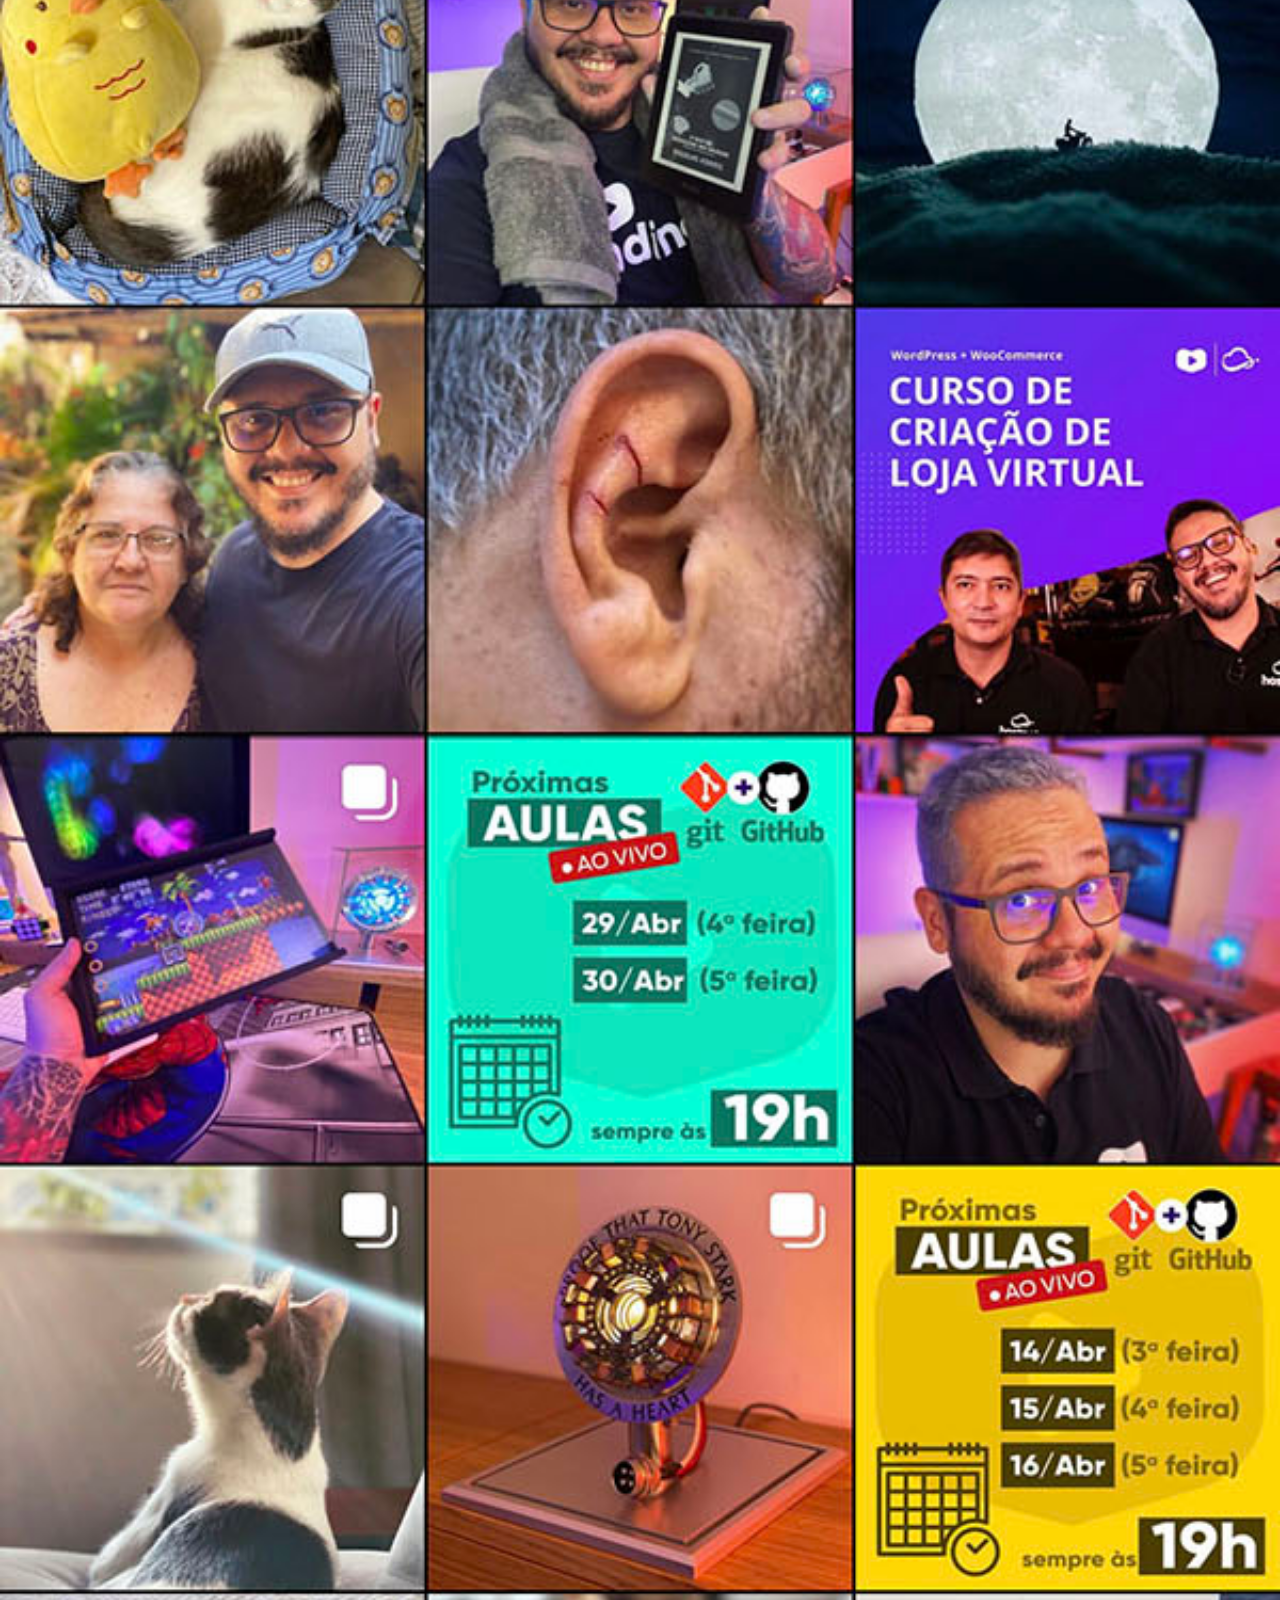
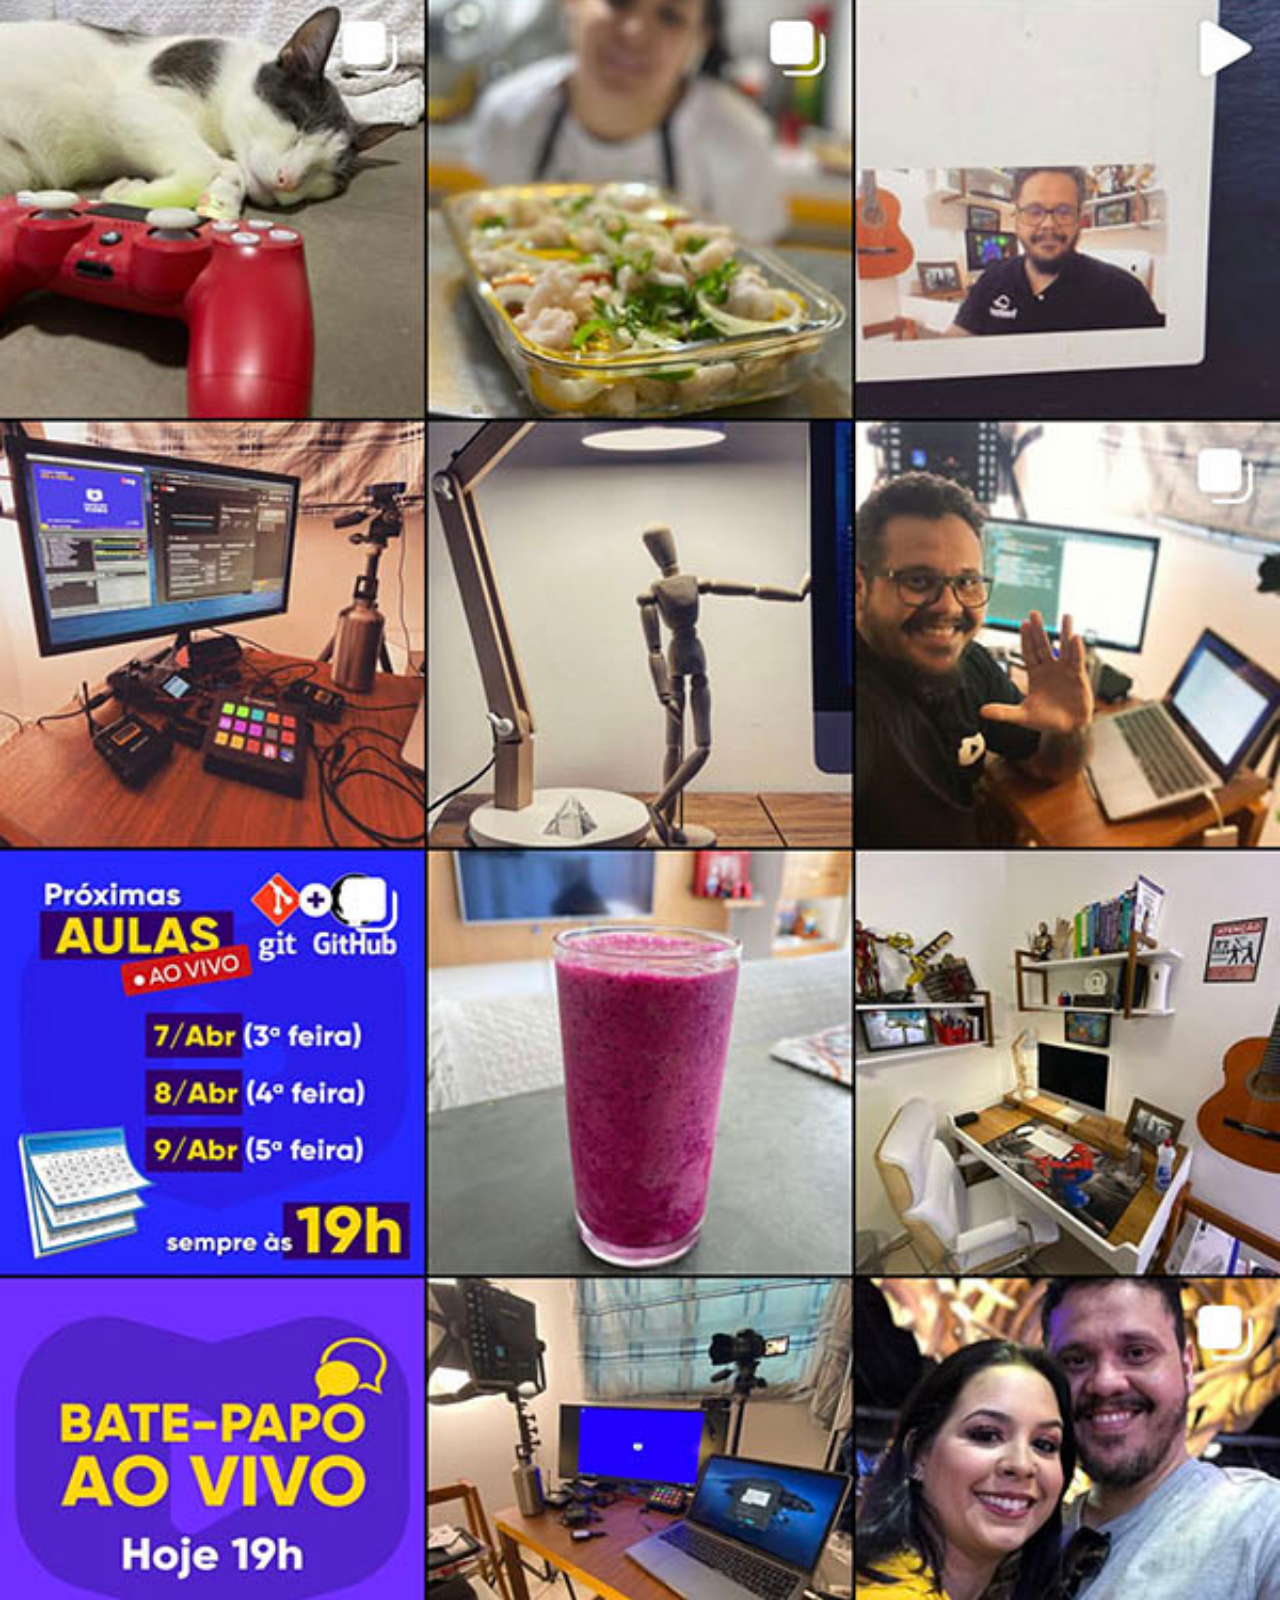
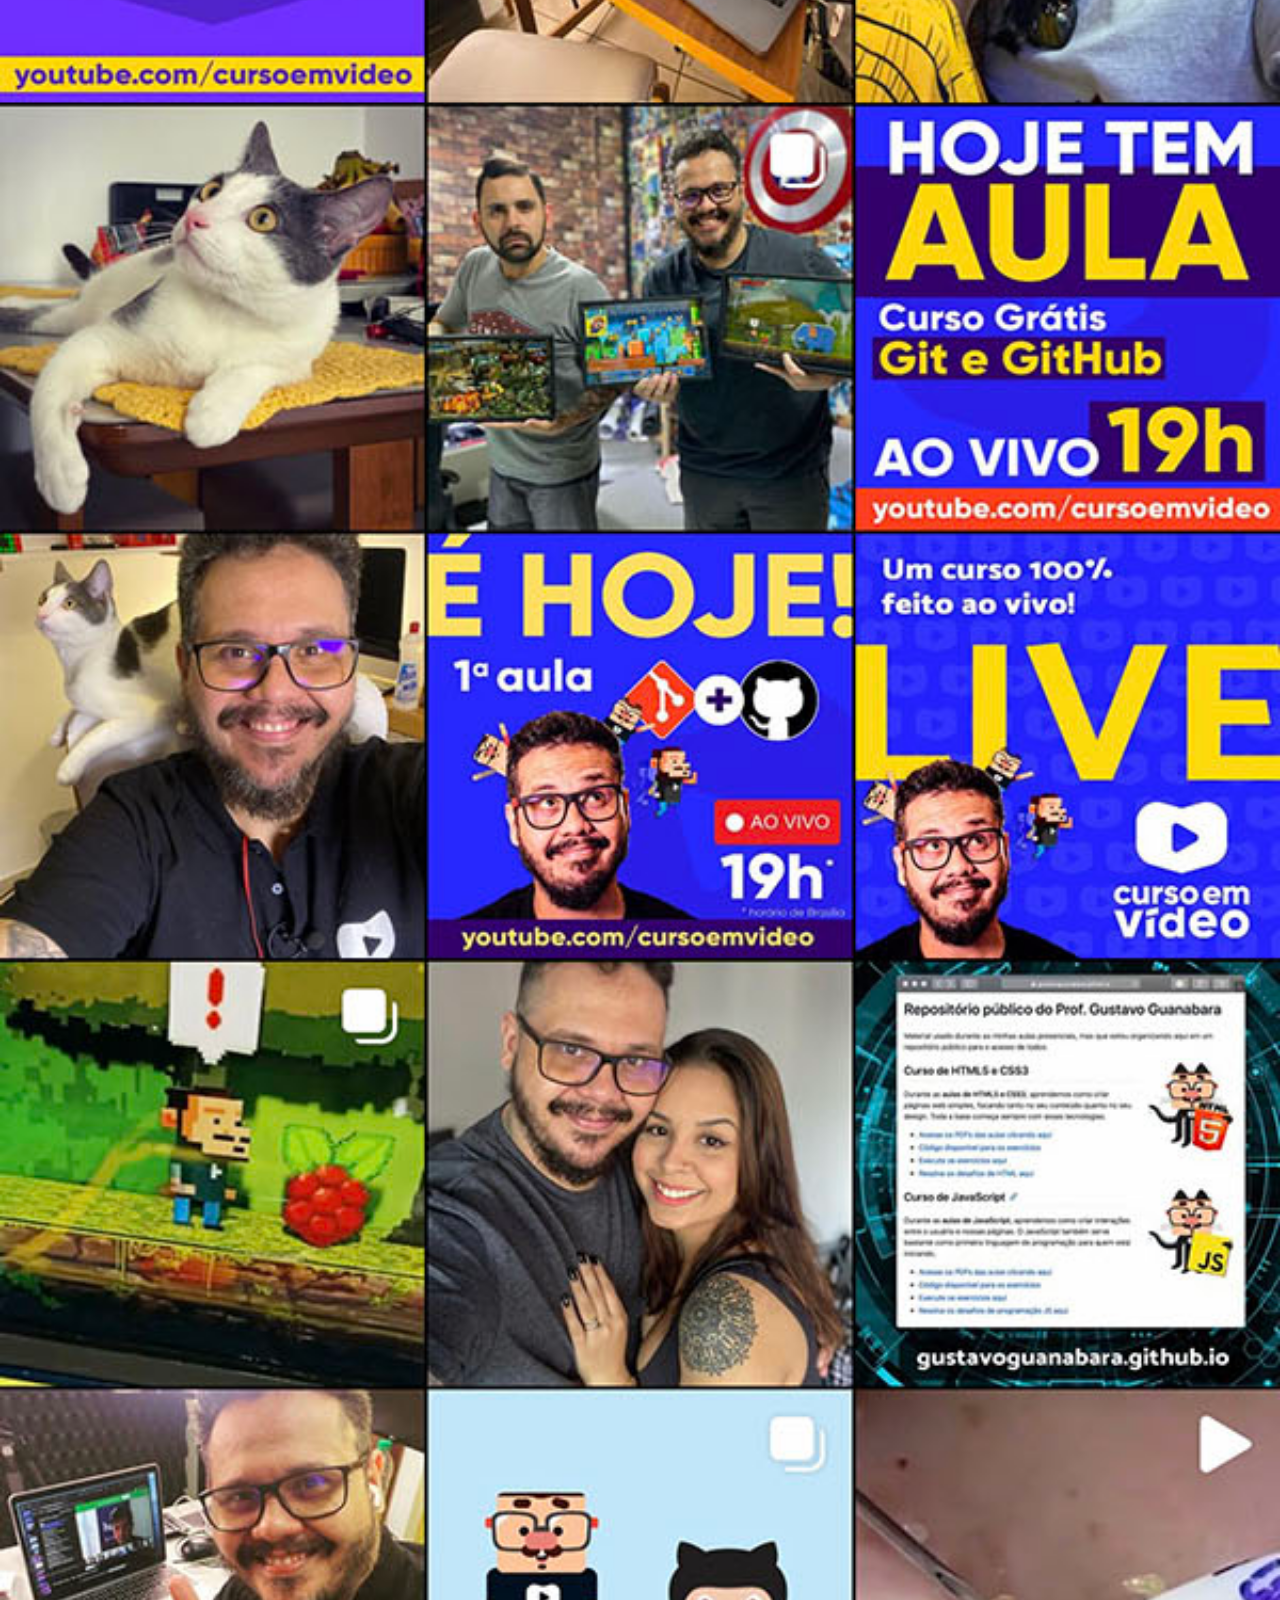
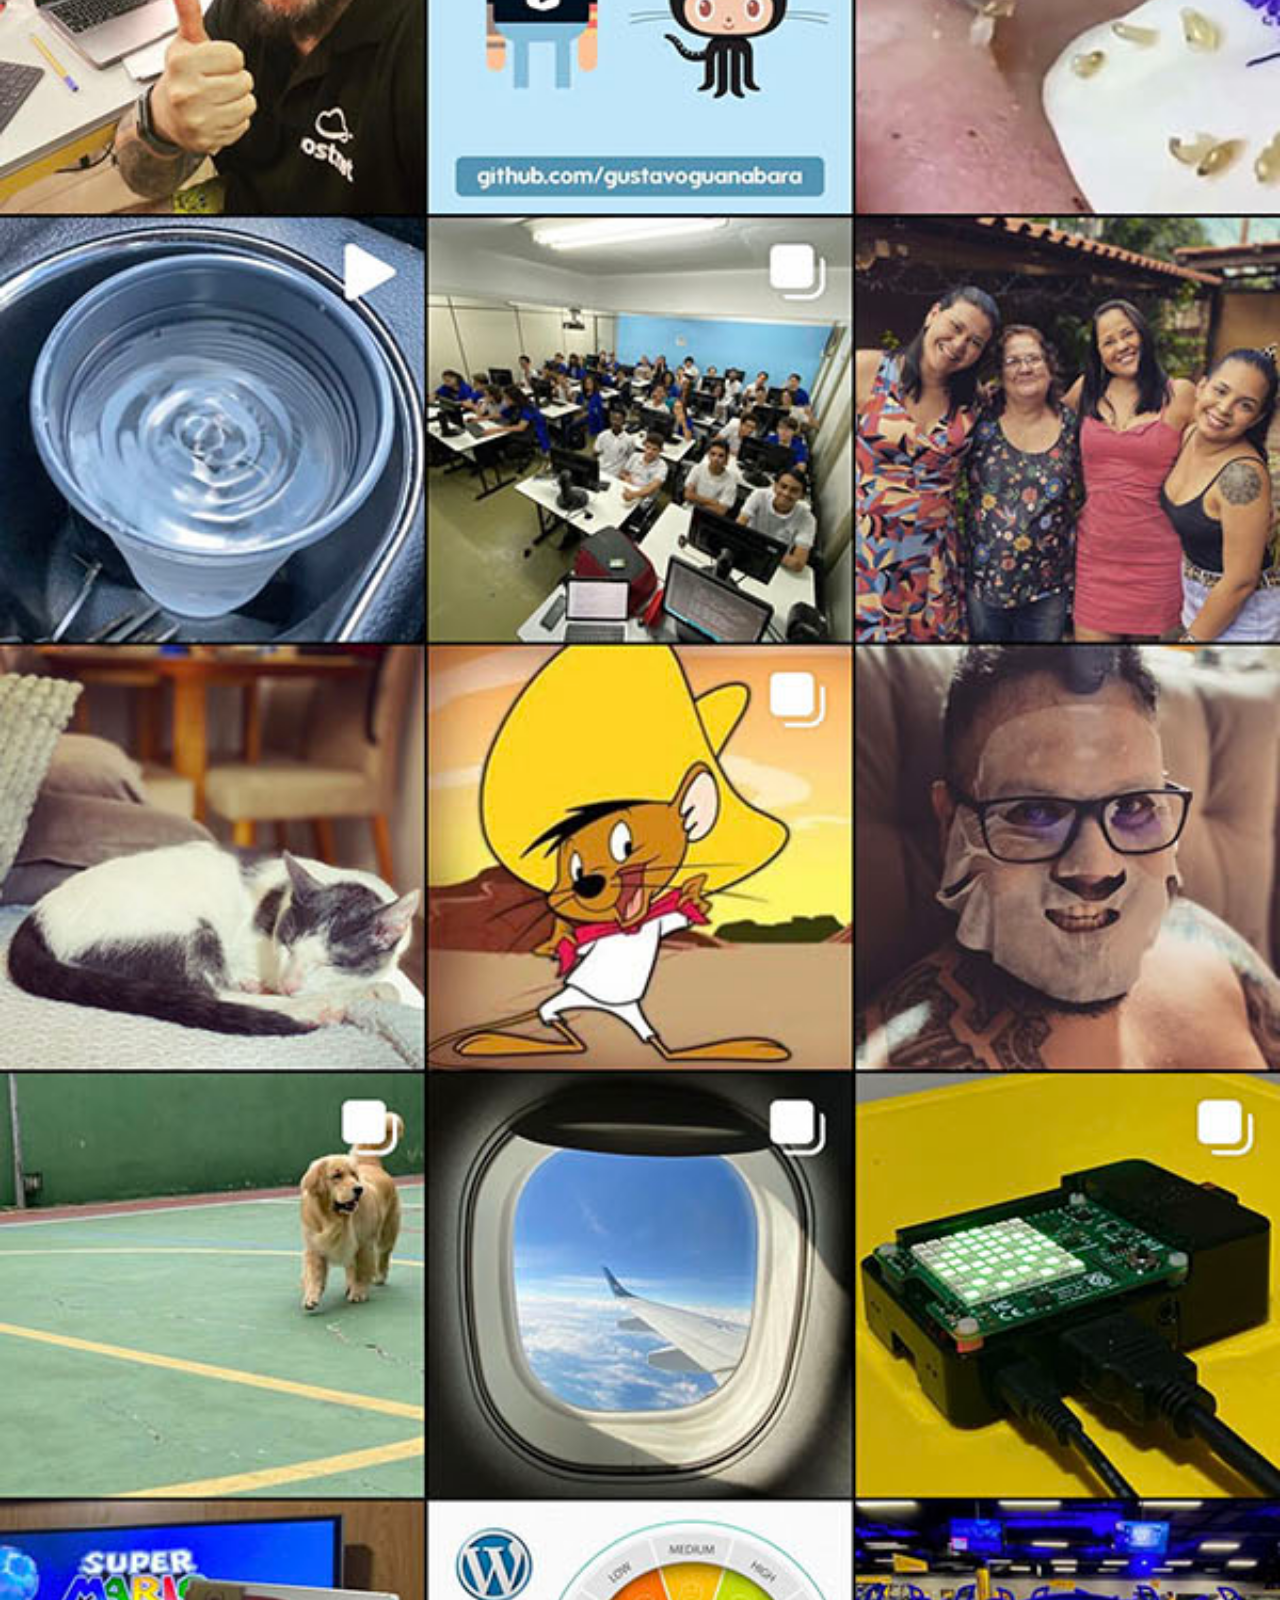
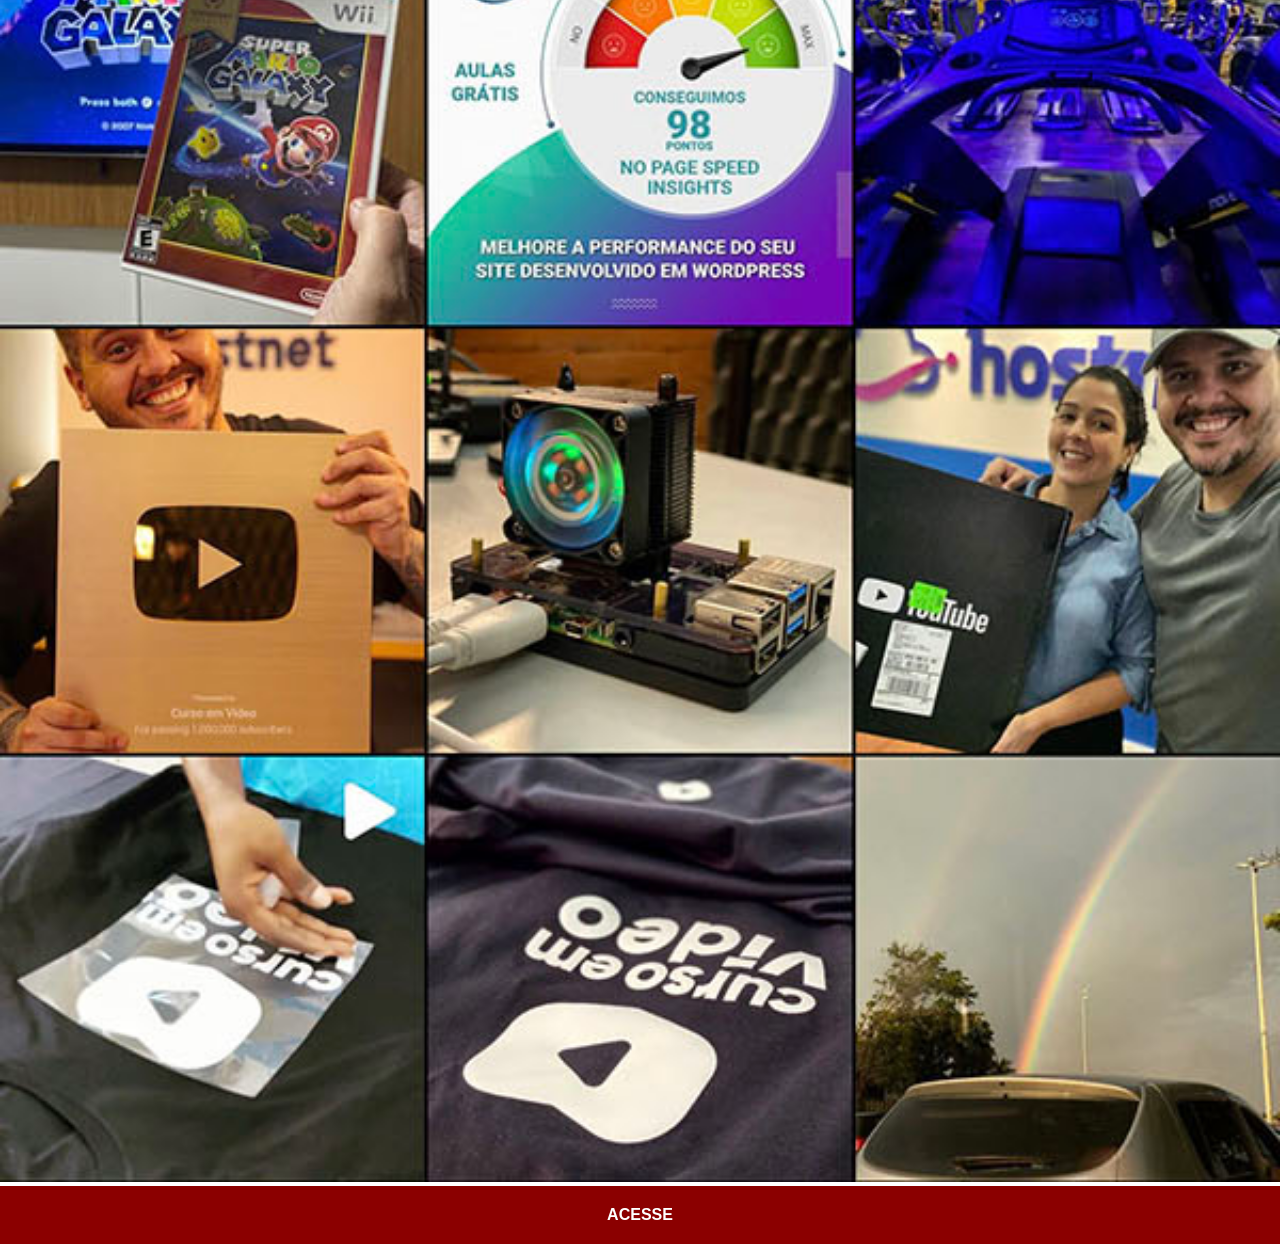
<file: instagram.html>
<!doctype html>
<html lang="pt-br">
  <head>
    <meta charset="UTF-8" />
    <meta name="viewport" content="width=device-width, initial-scale=1.0" />
    <title>YouTube</title>
    <link rel="stylesheet" href="estilos/social.css" />
  </head>
  <body>
    <img src="imagens/tela-instagram.jpg" alt="Instagram" />
    <a href="https://www.instagram.com/gustavoguanabara/" target="_blank"
      >ACESSE</a
    >
  </body>
</html>
</file>
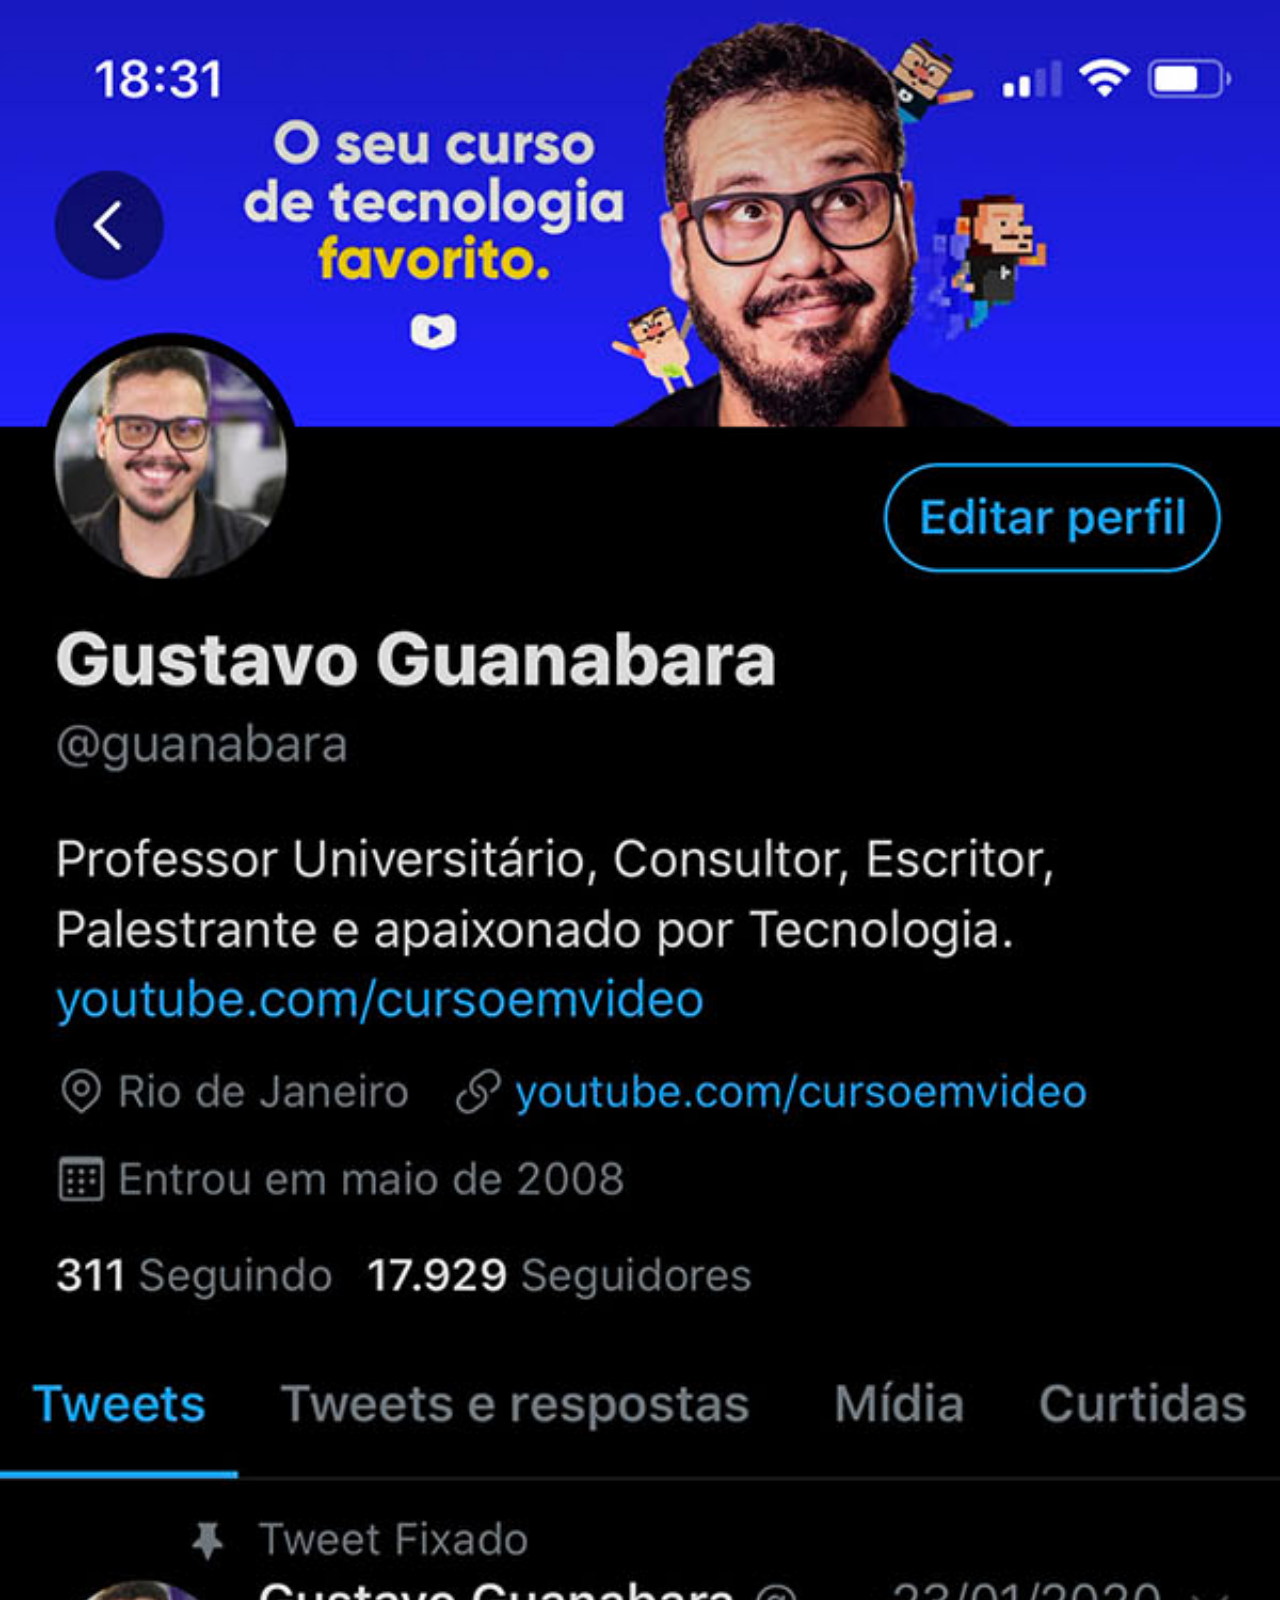
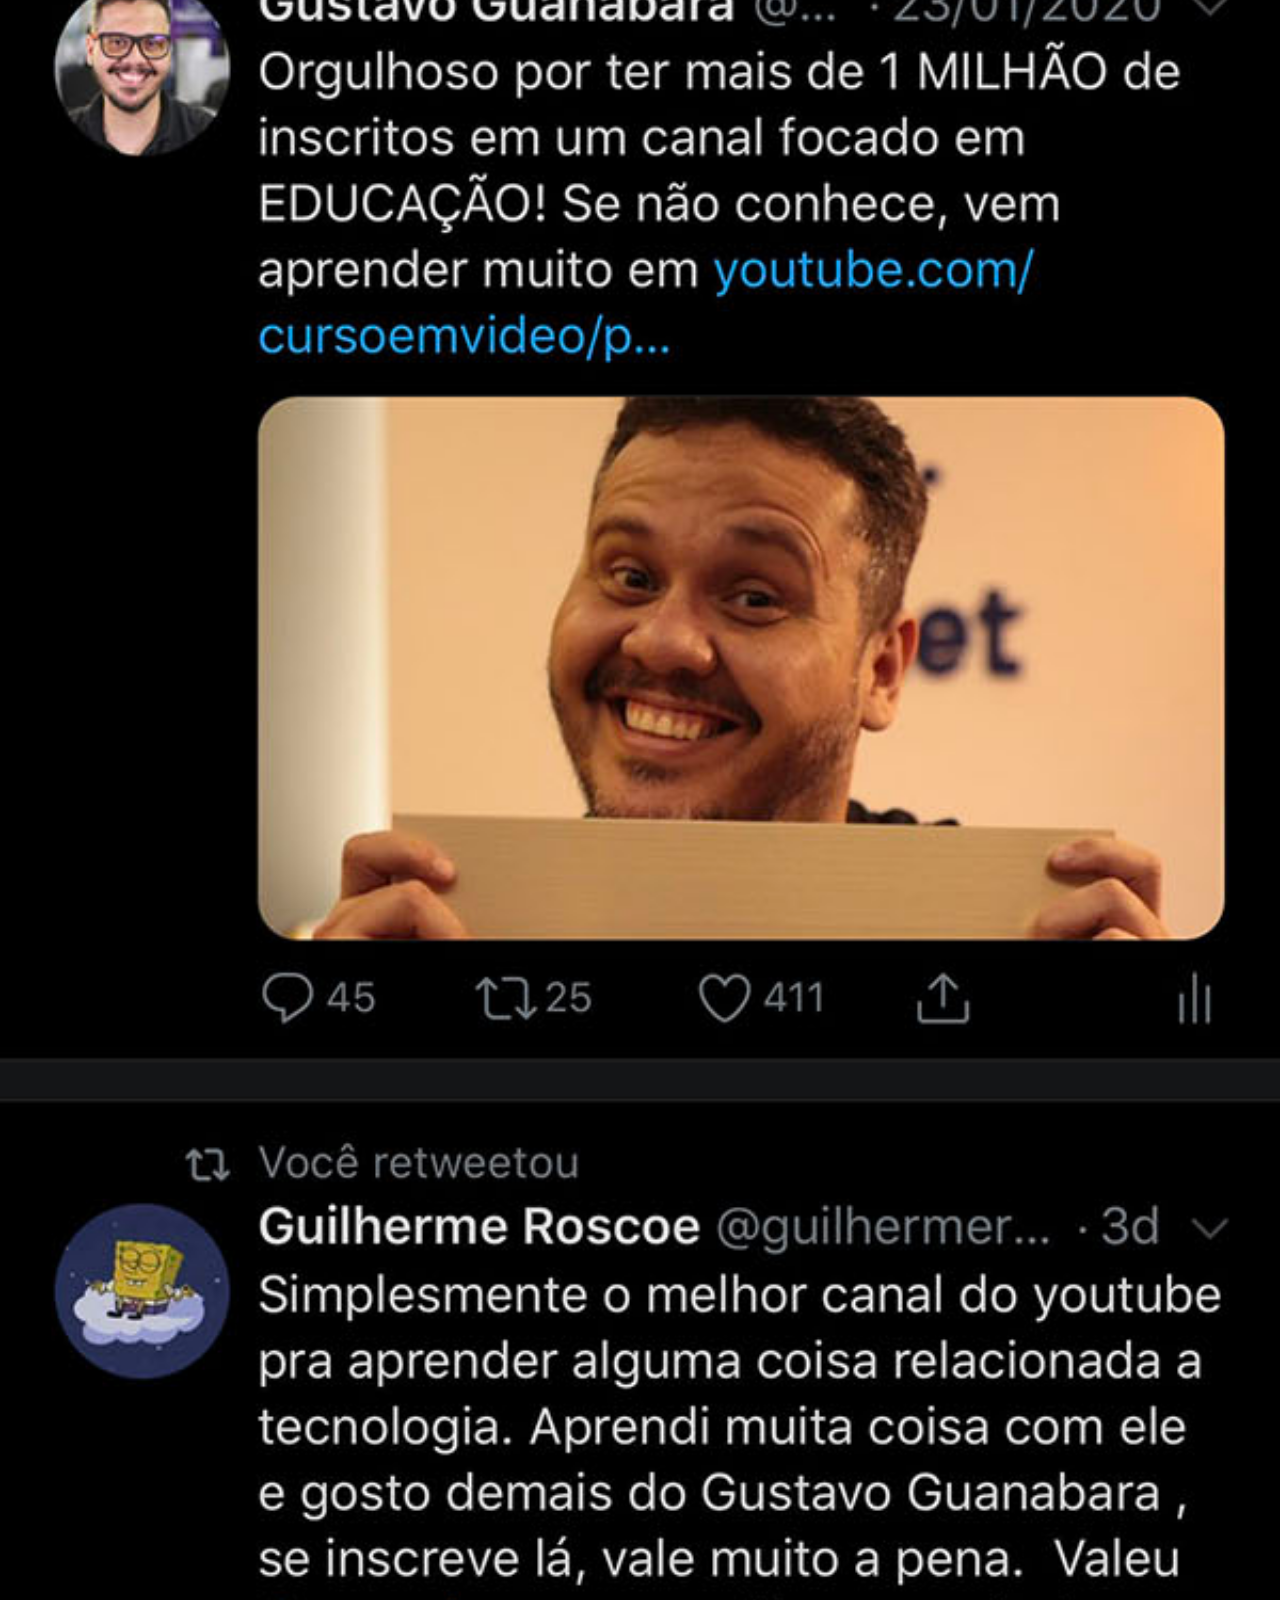
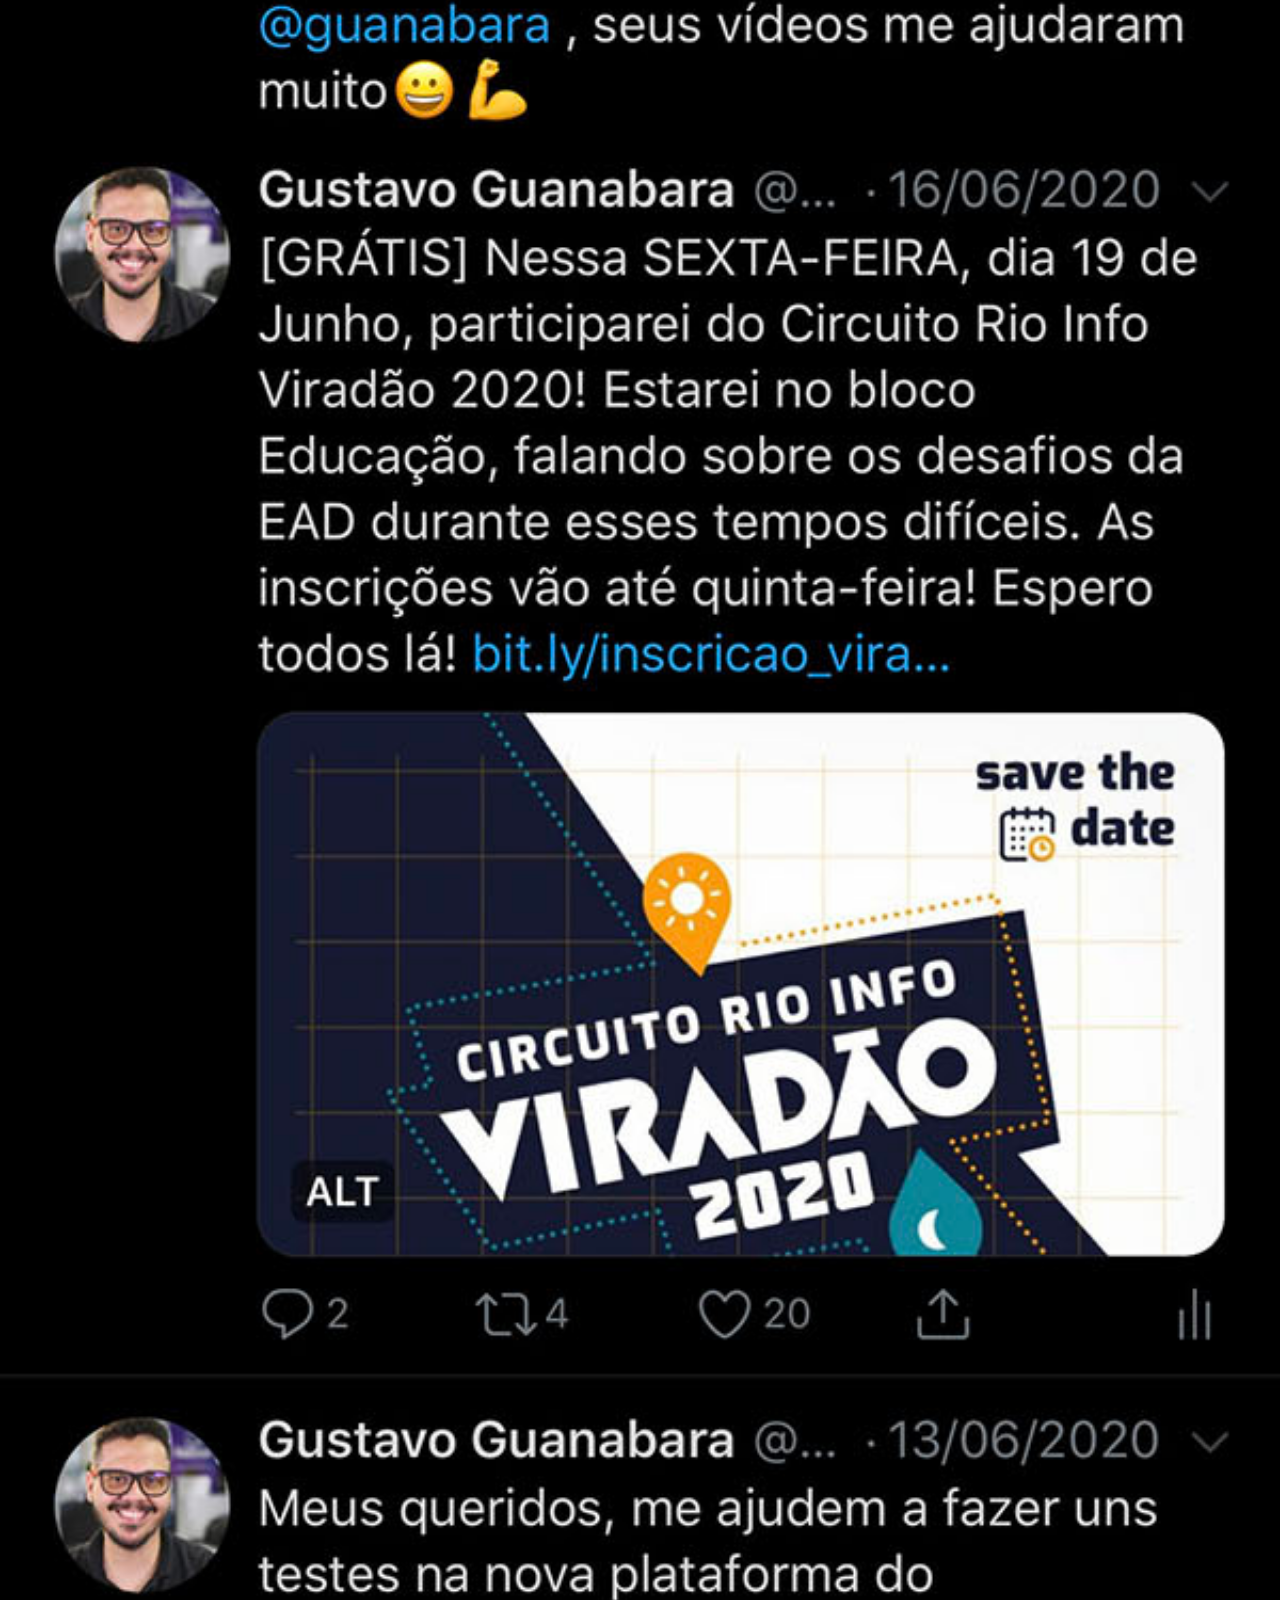
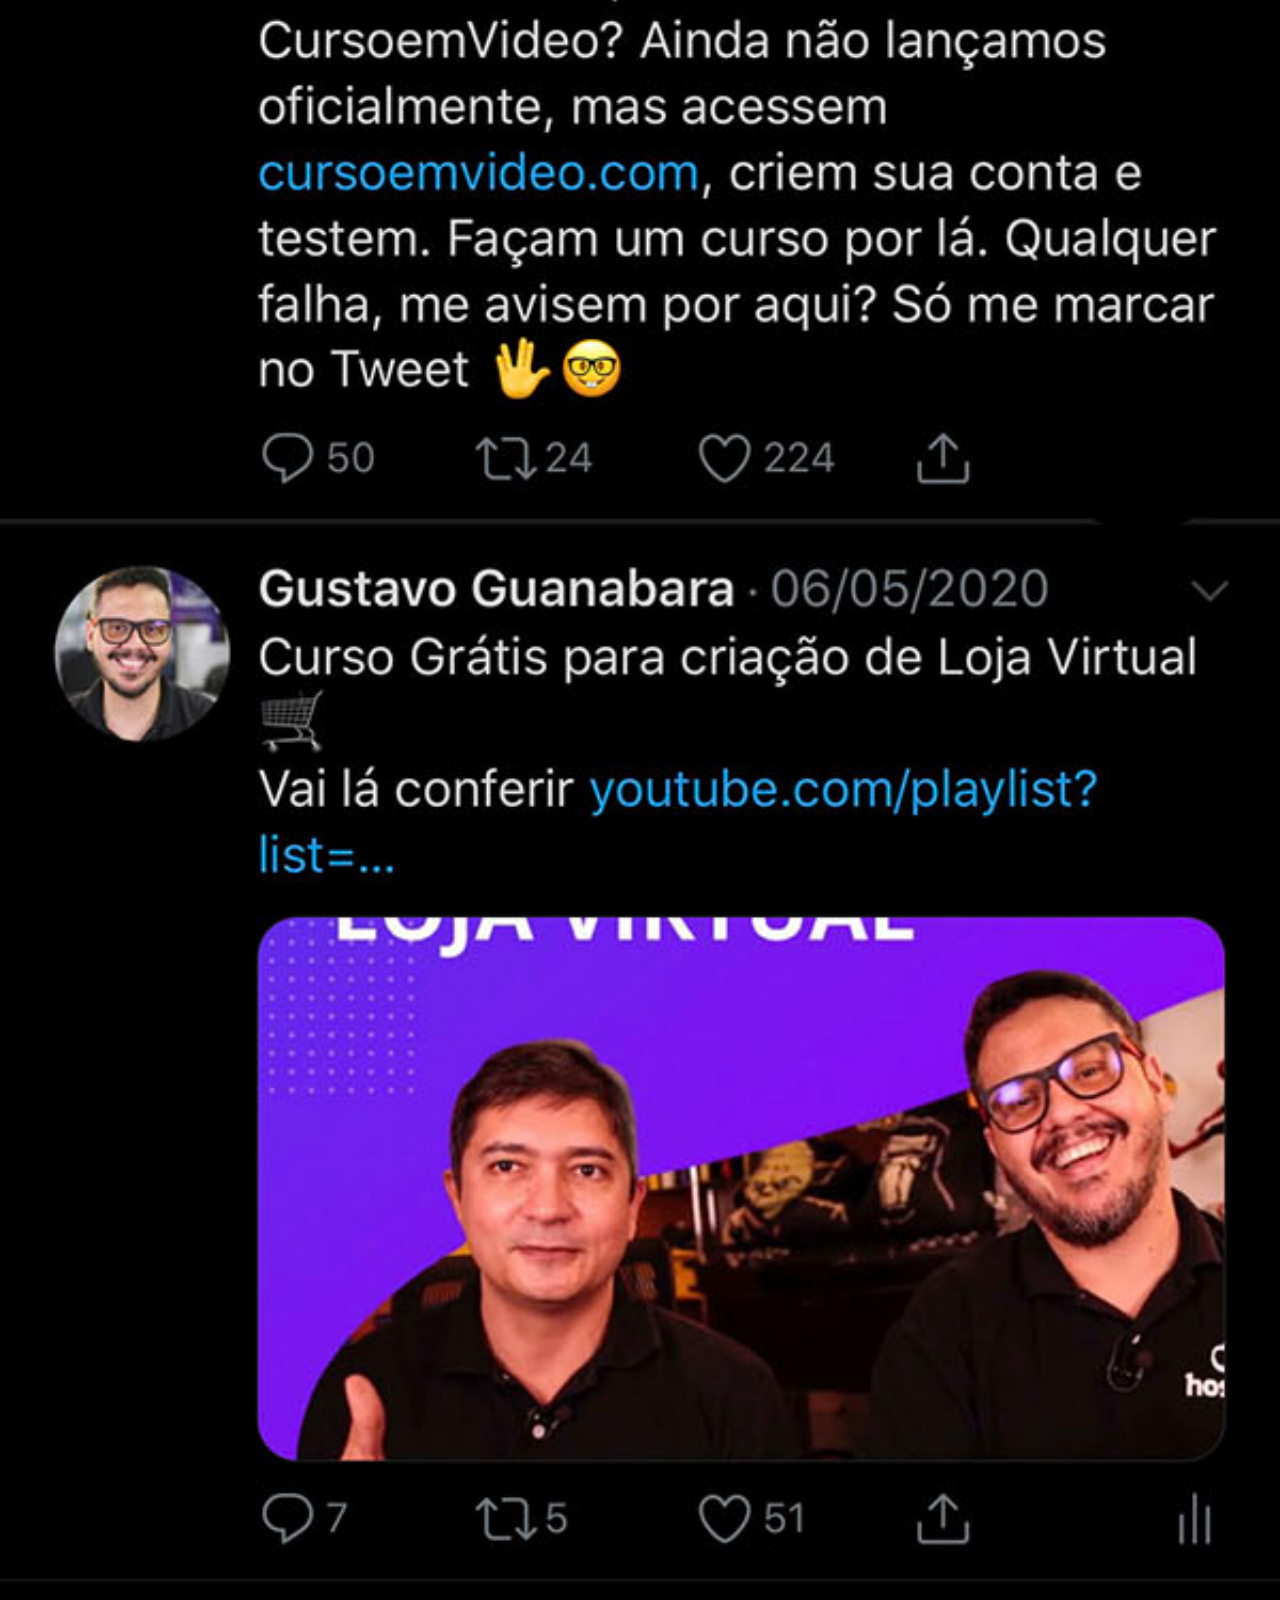
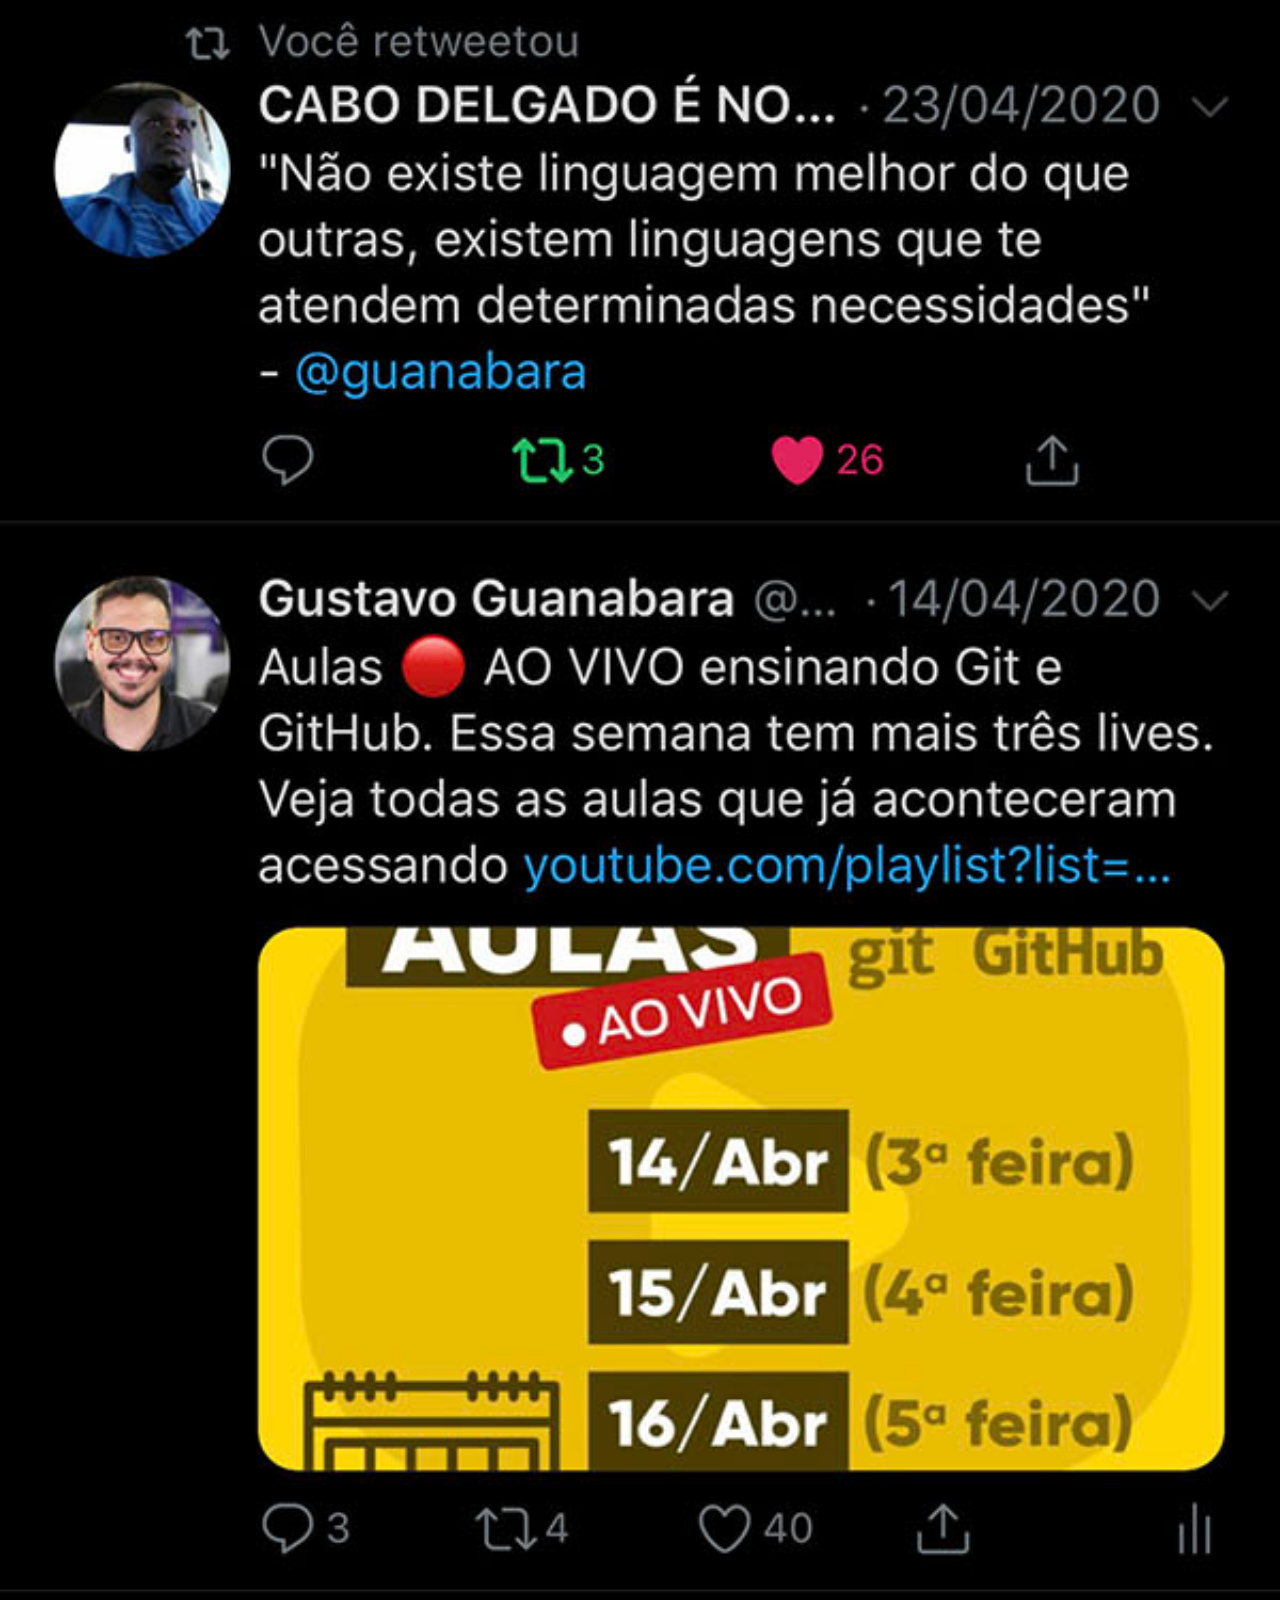
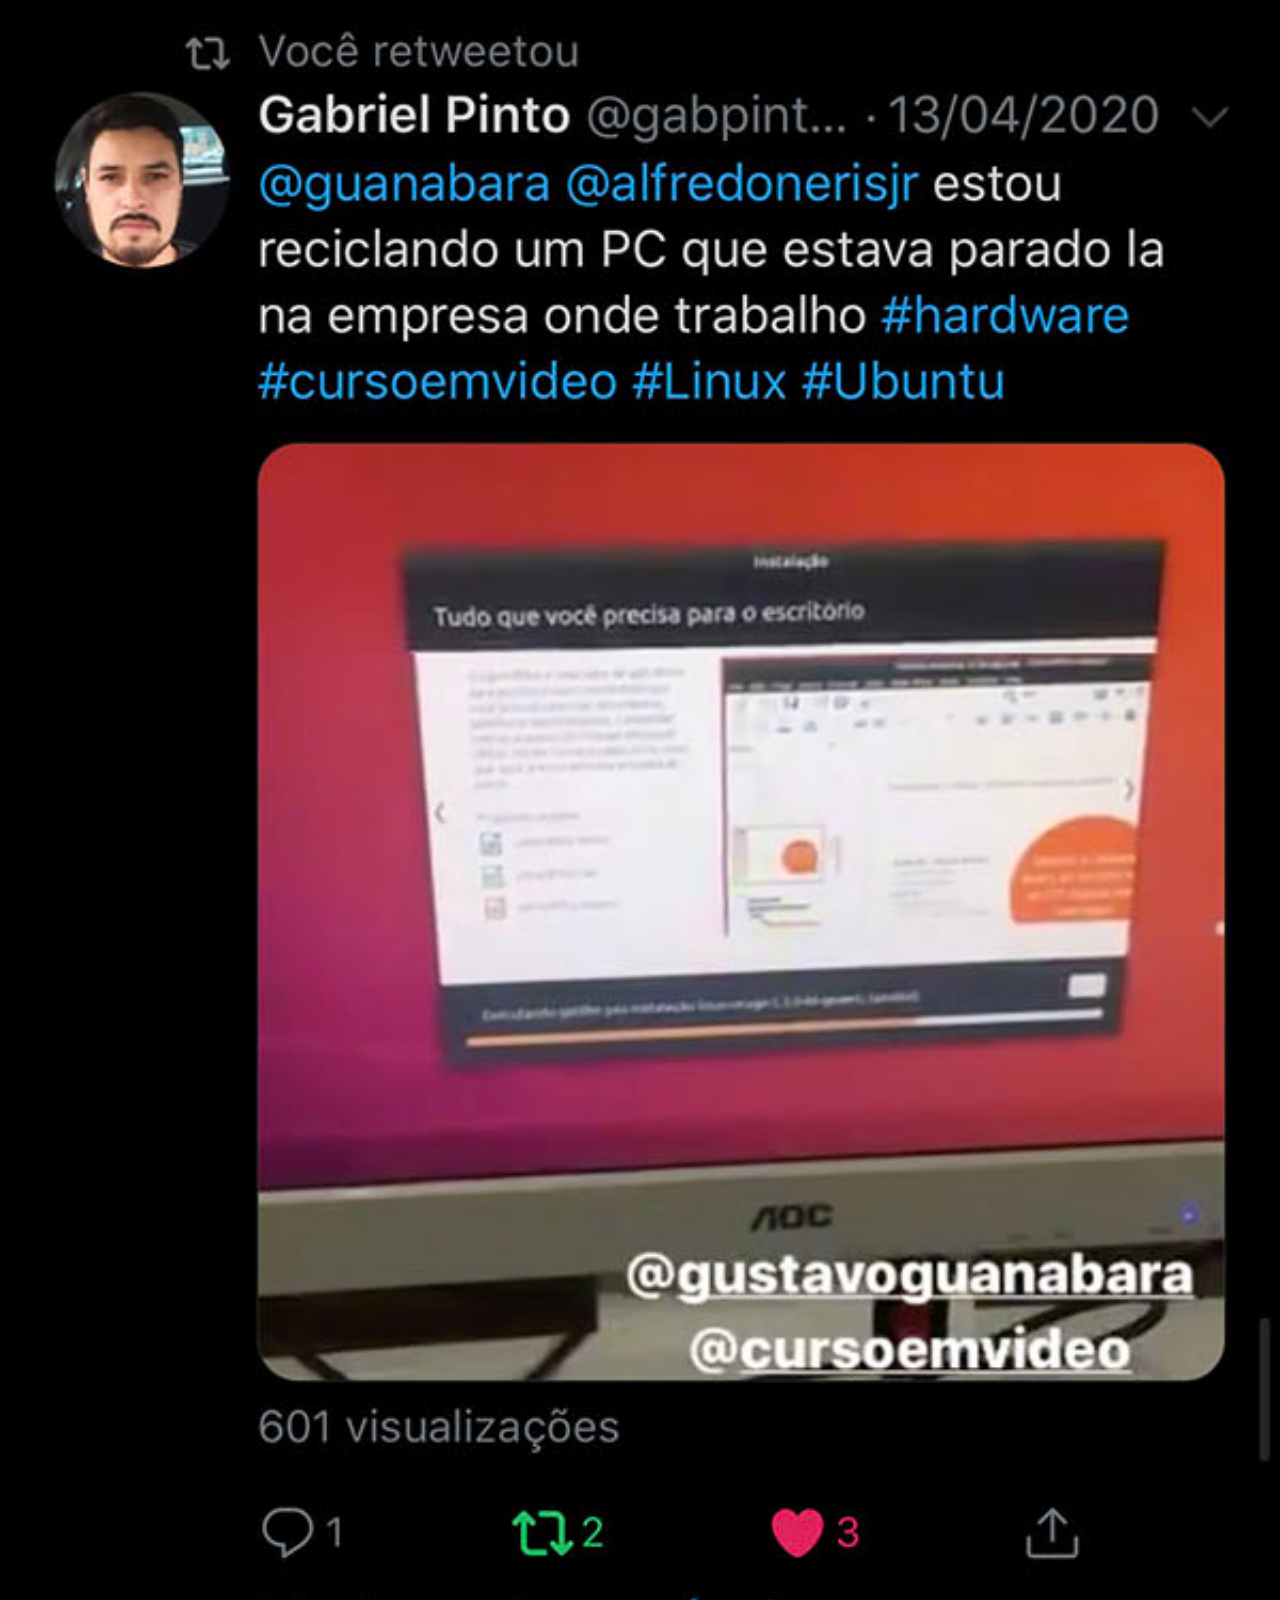
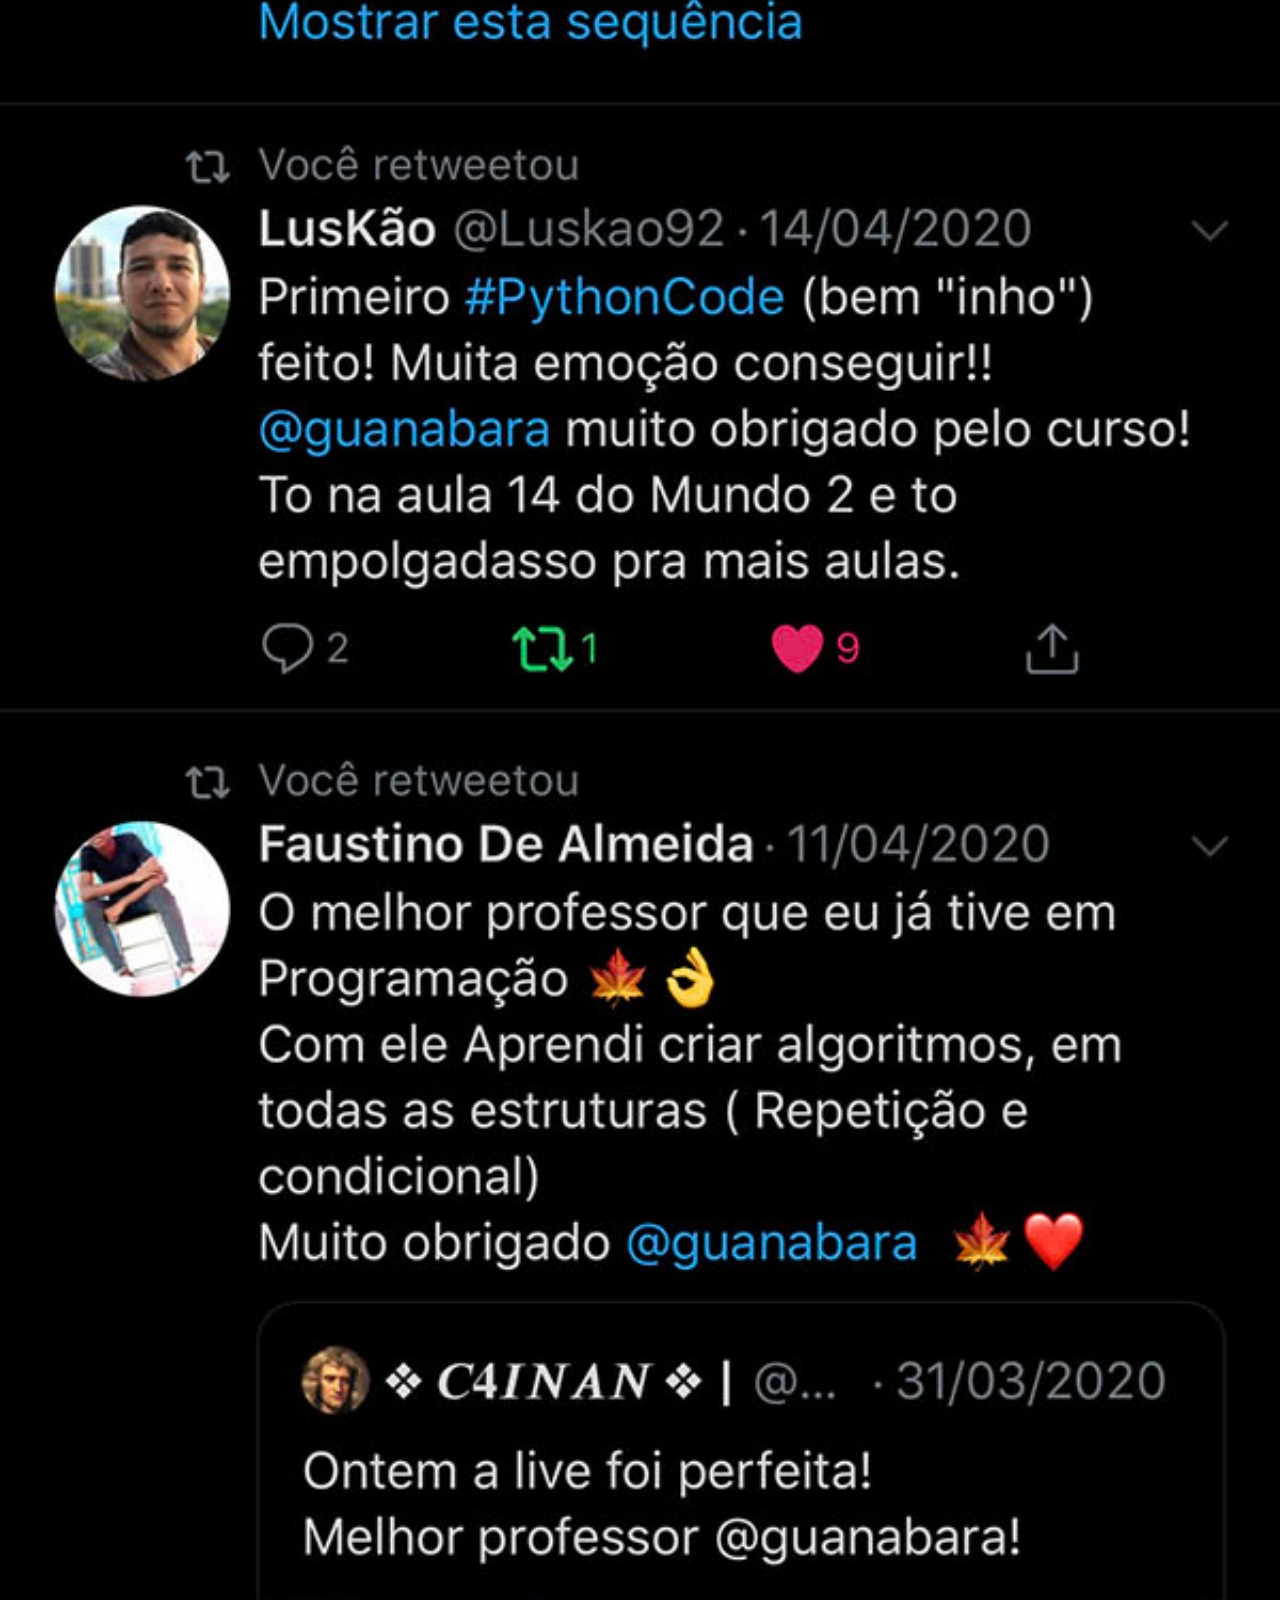
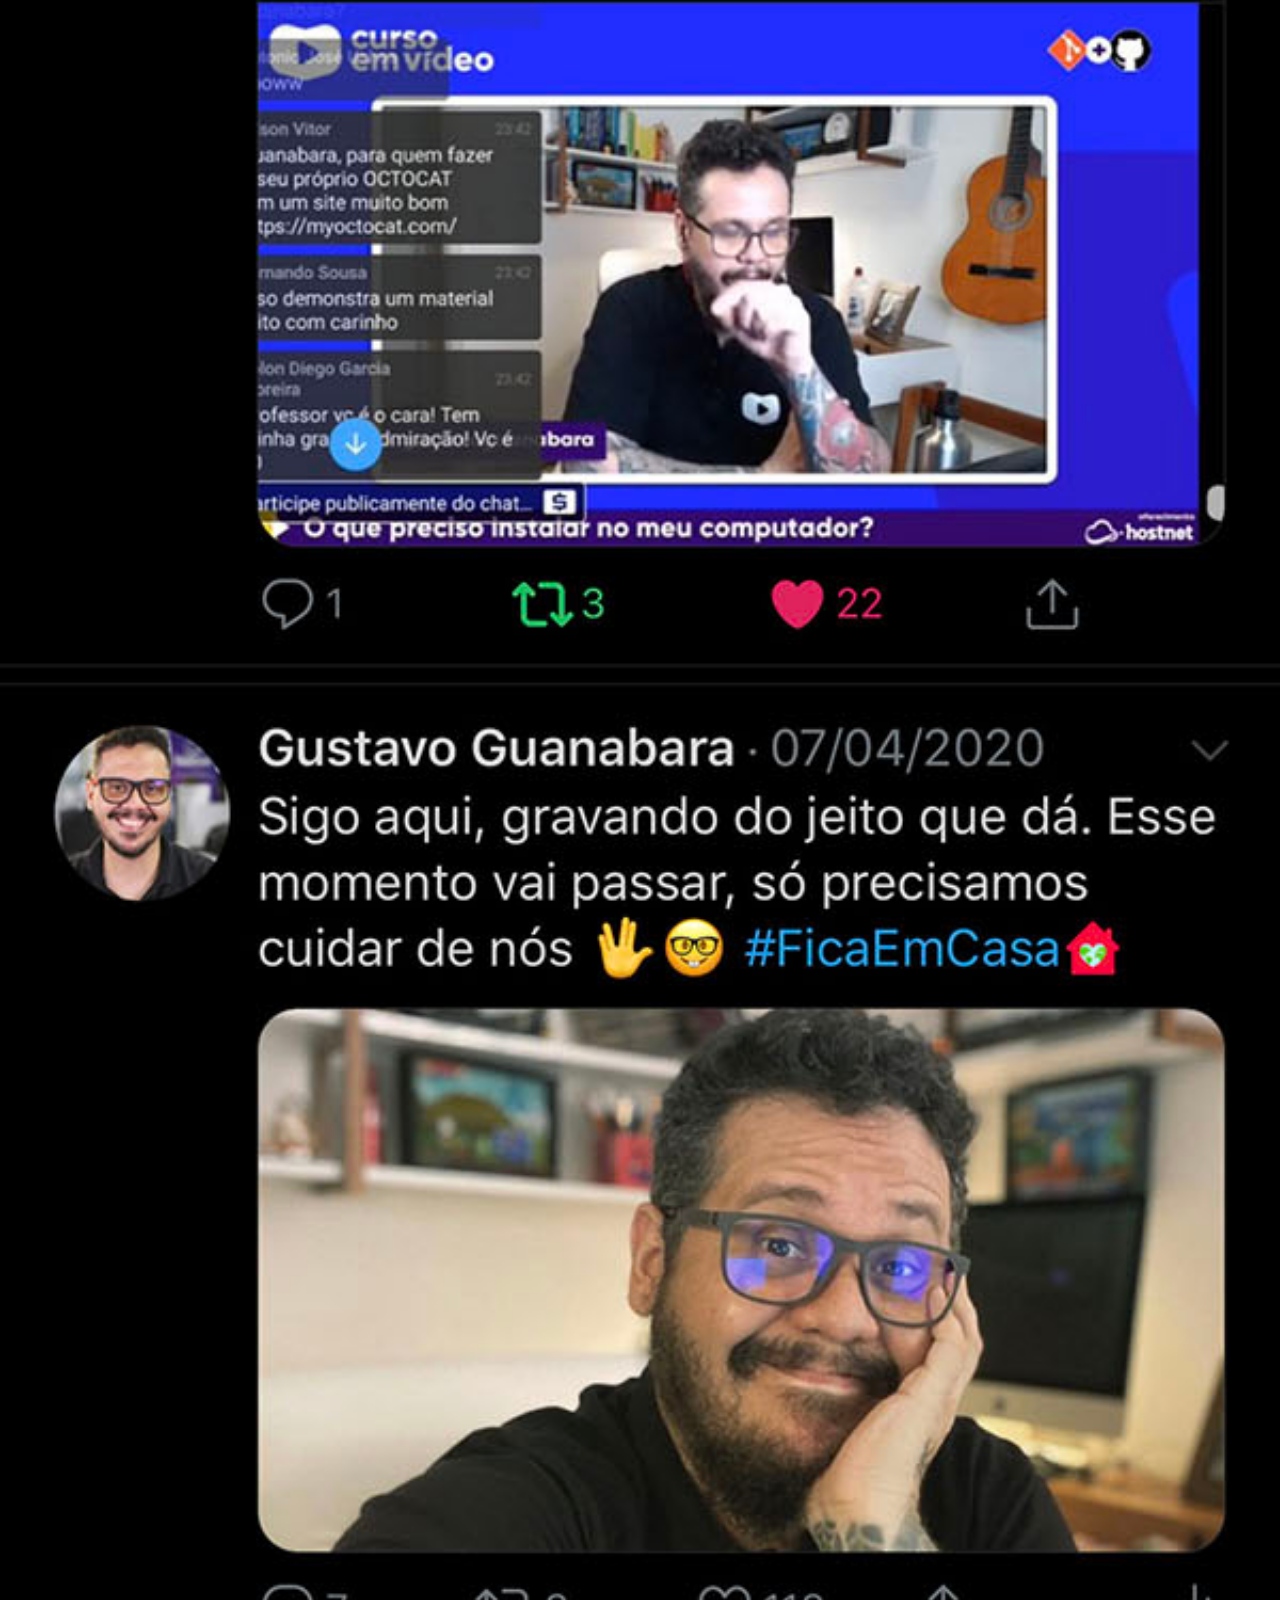
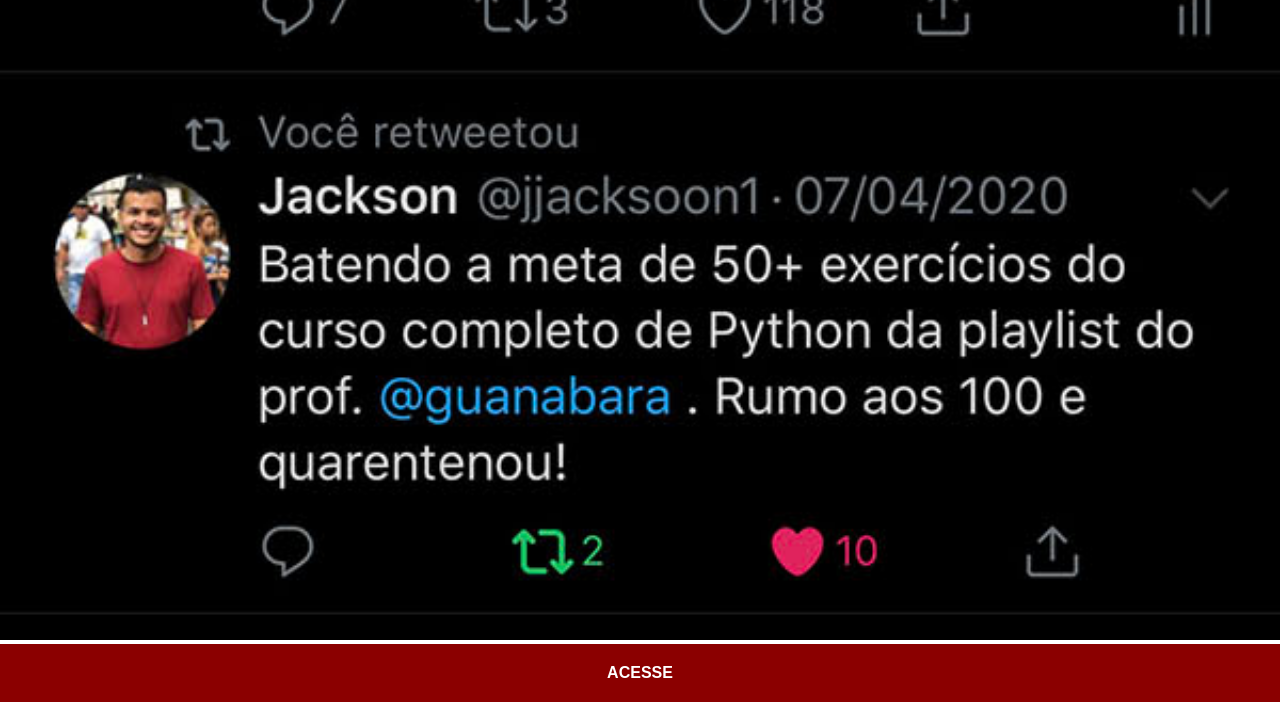
<file: twitter.html>
<!doctype html>
<html lang="pt-br">
  <head>
    <meta charset="UTF-8" />
    <meta name="viewport" content="width=device-width, initial-scale=1.0" />
    <title>YouTube</title>
    <link rel="stylesheet" href="estilos/social.css" />
  </head>
  <body>
    <img src="imagens/tela-twitter.jpg" alt="Twitter" />
    <a href="https://x.com/?lang=pt" target="_blank">ACESSE</a>
  </body>
</html>
</file>
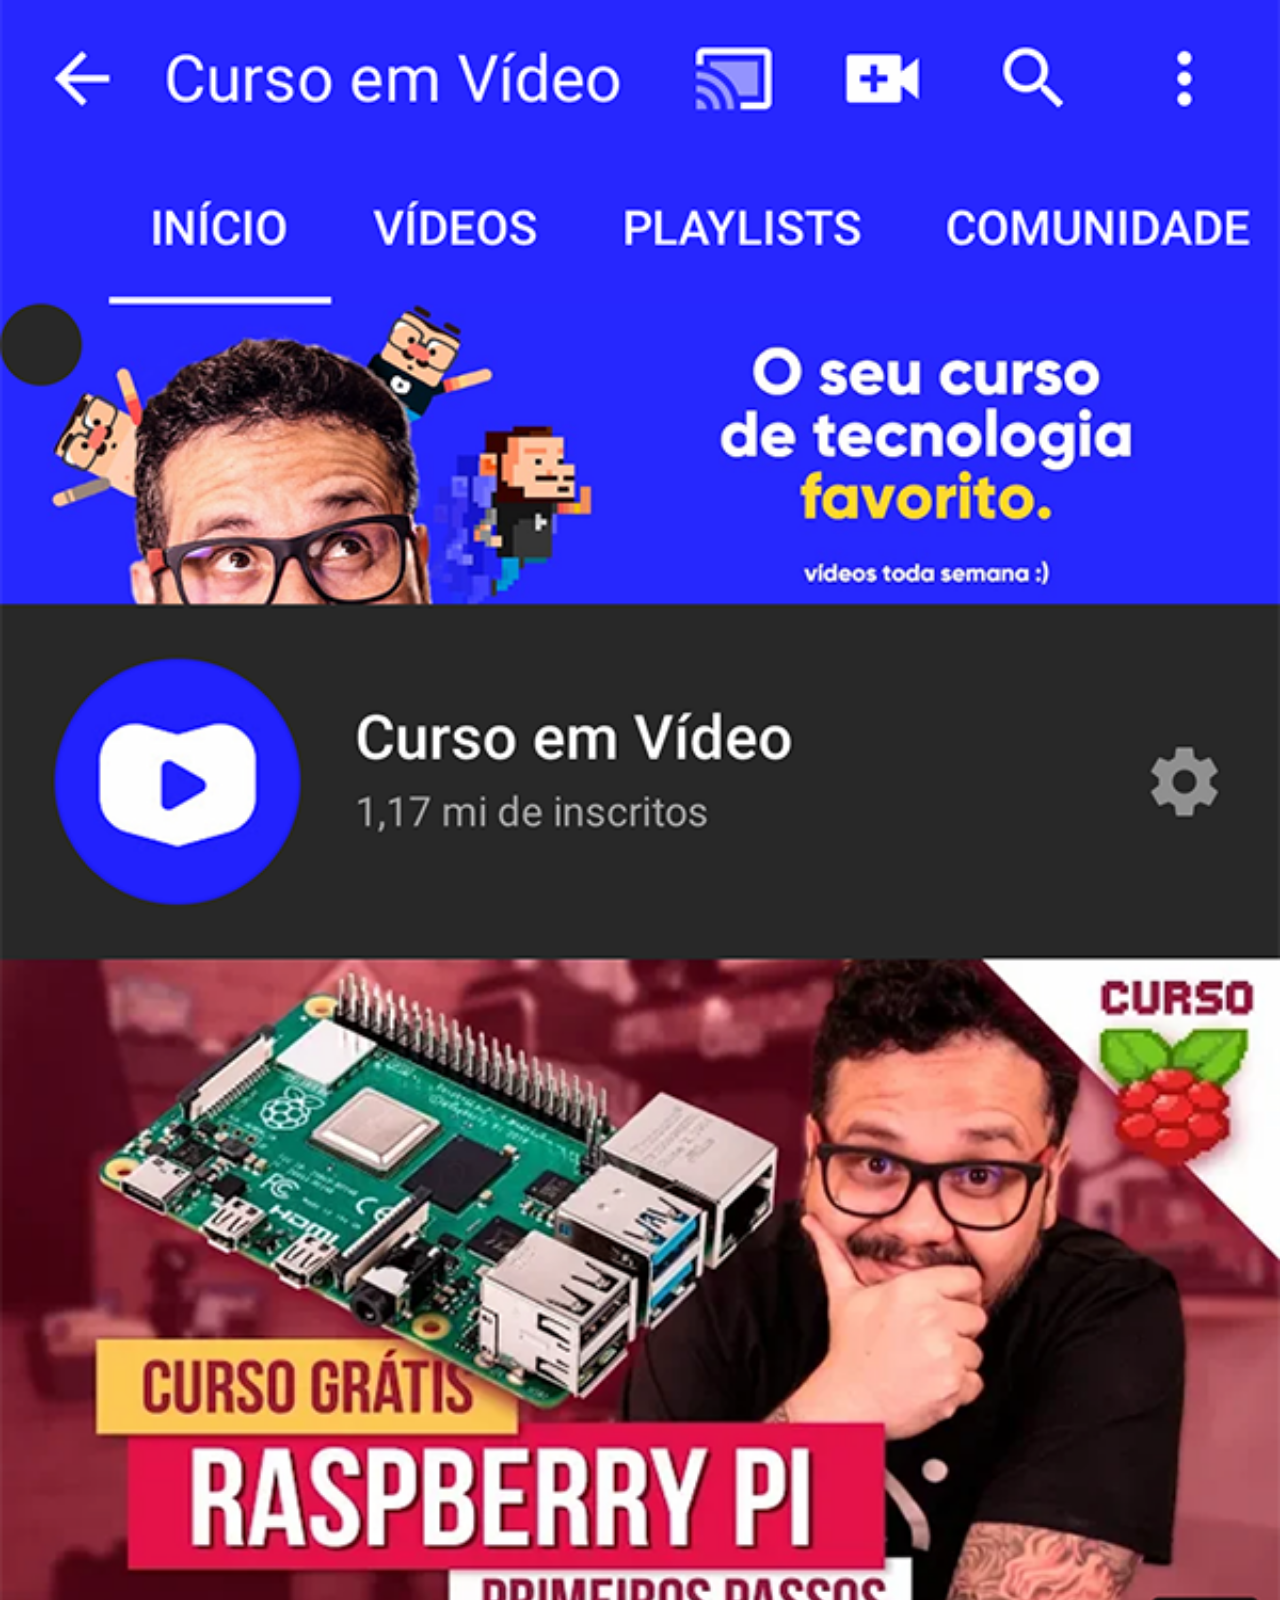
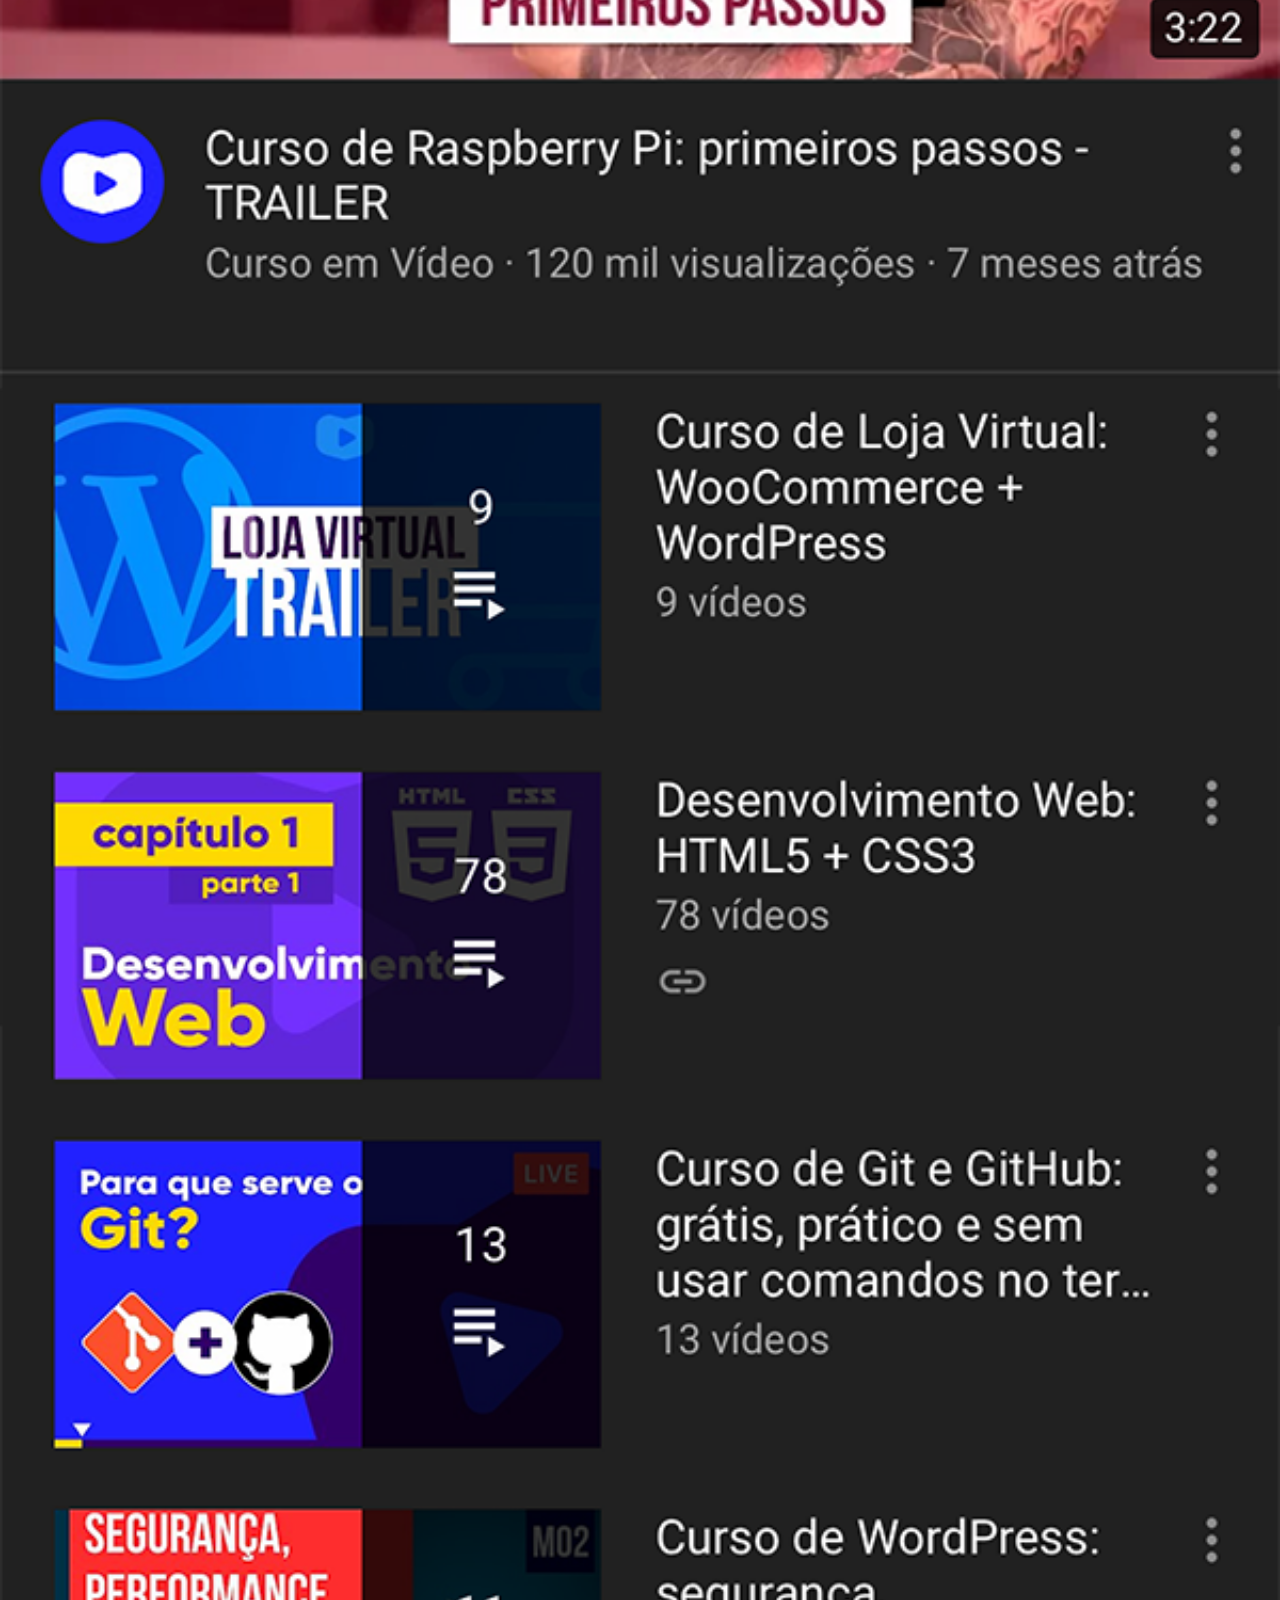
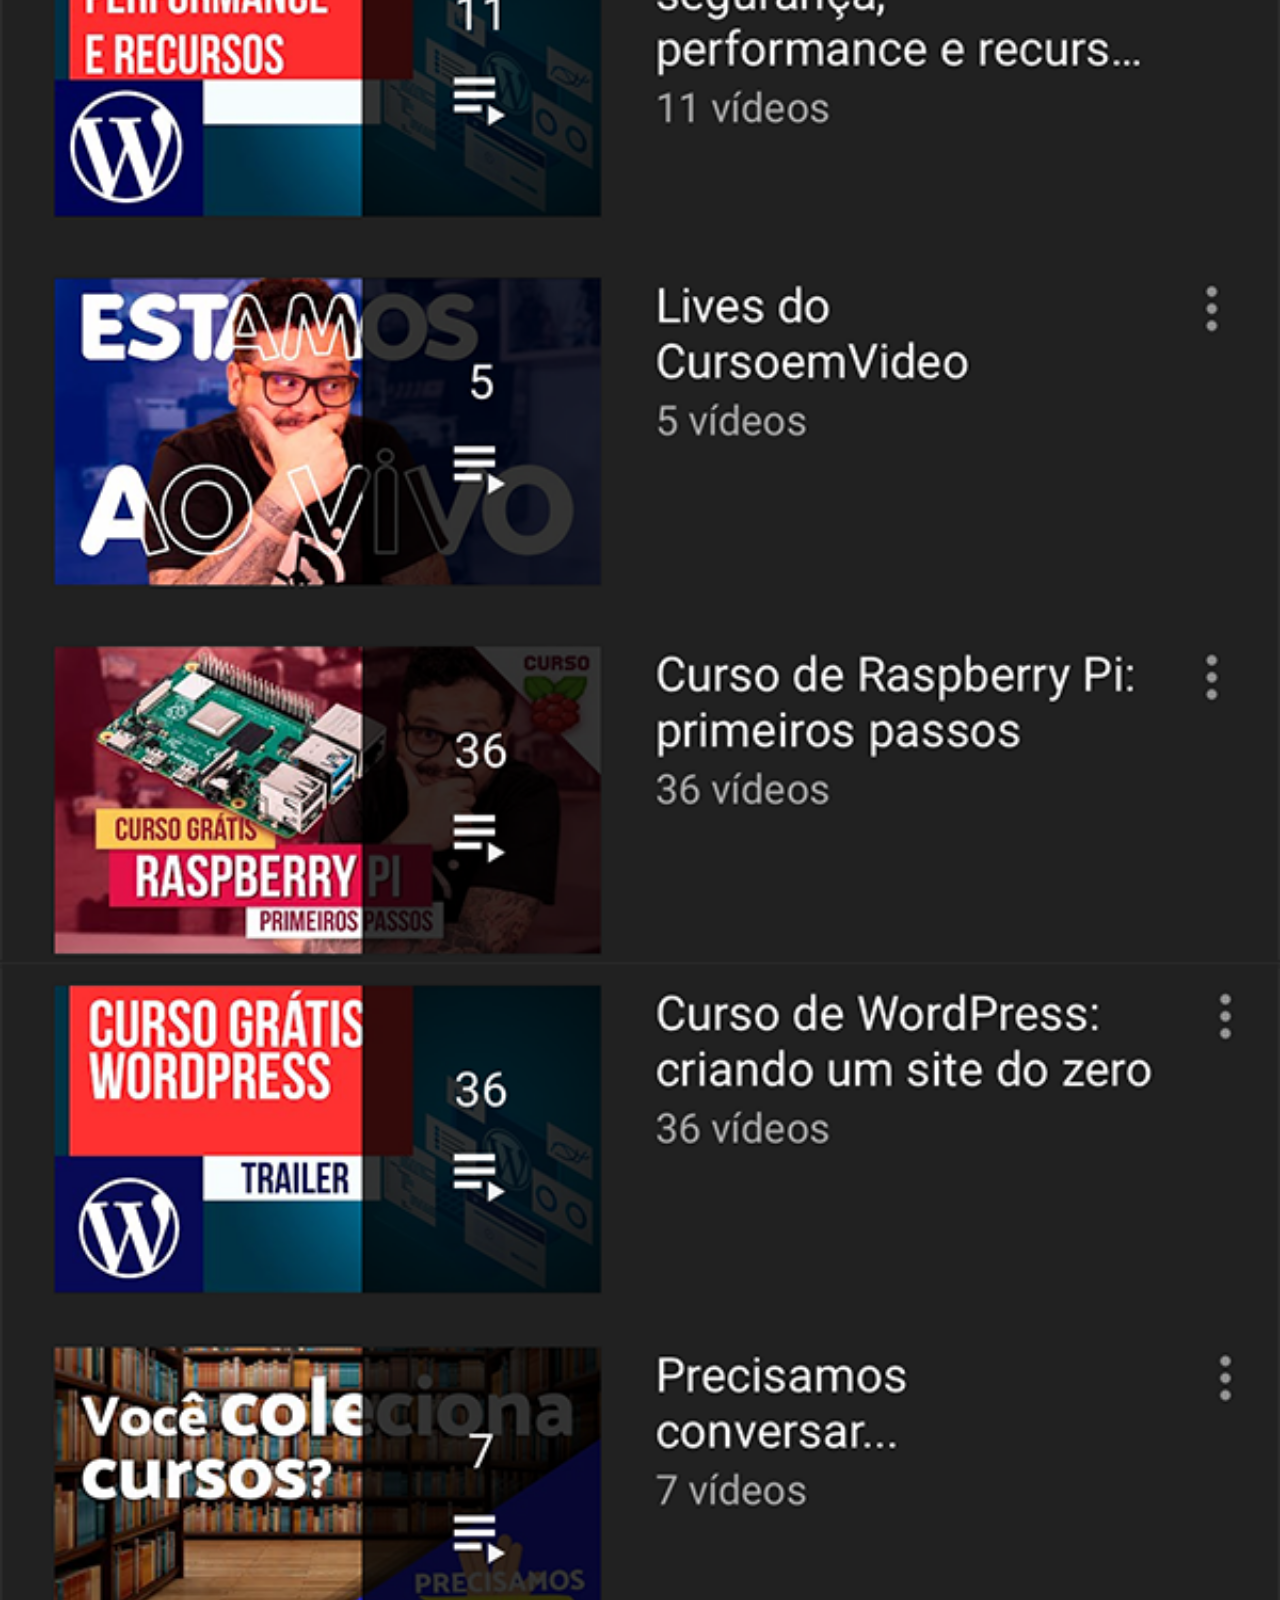
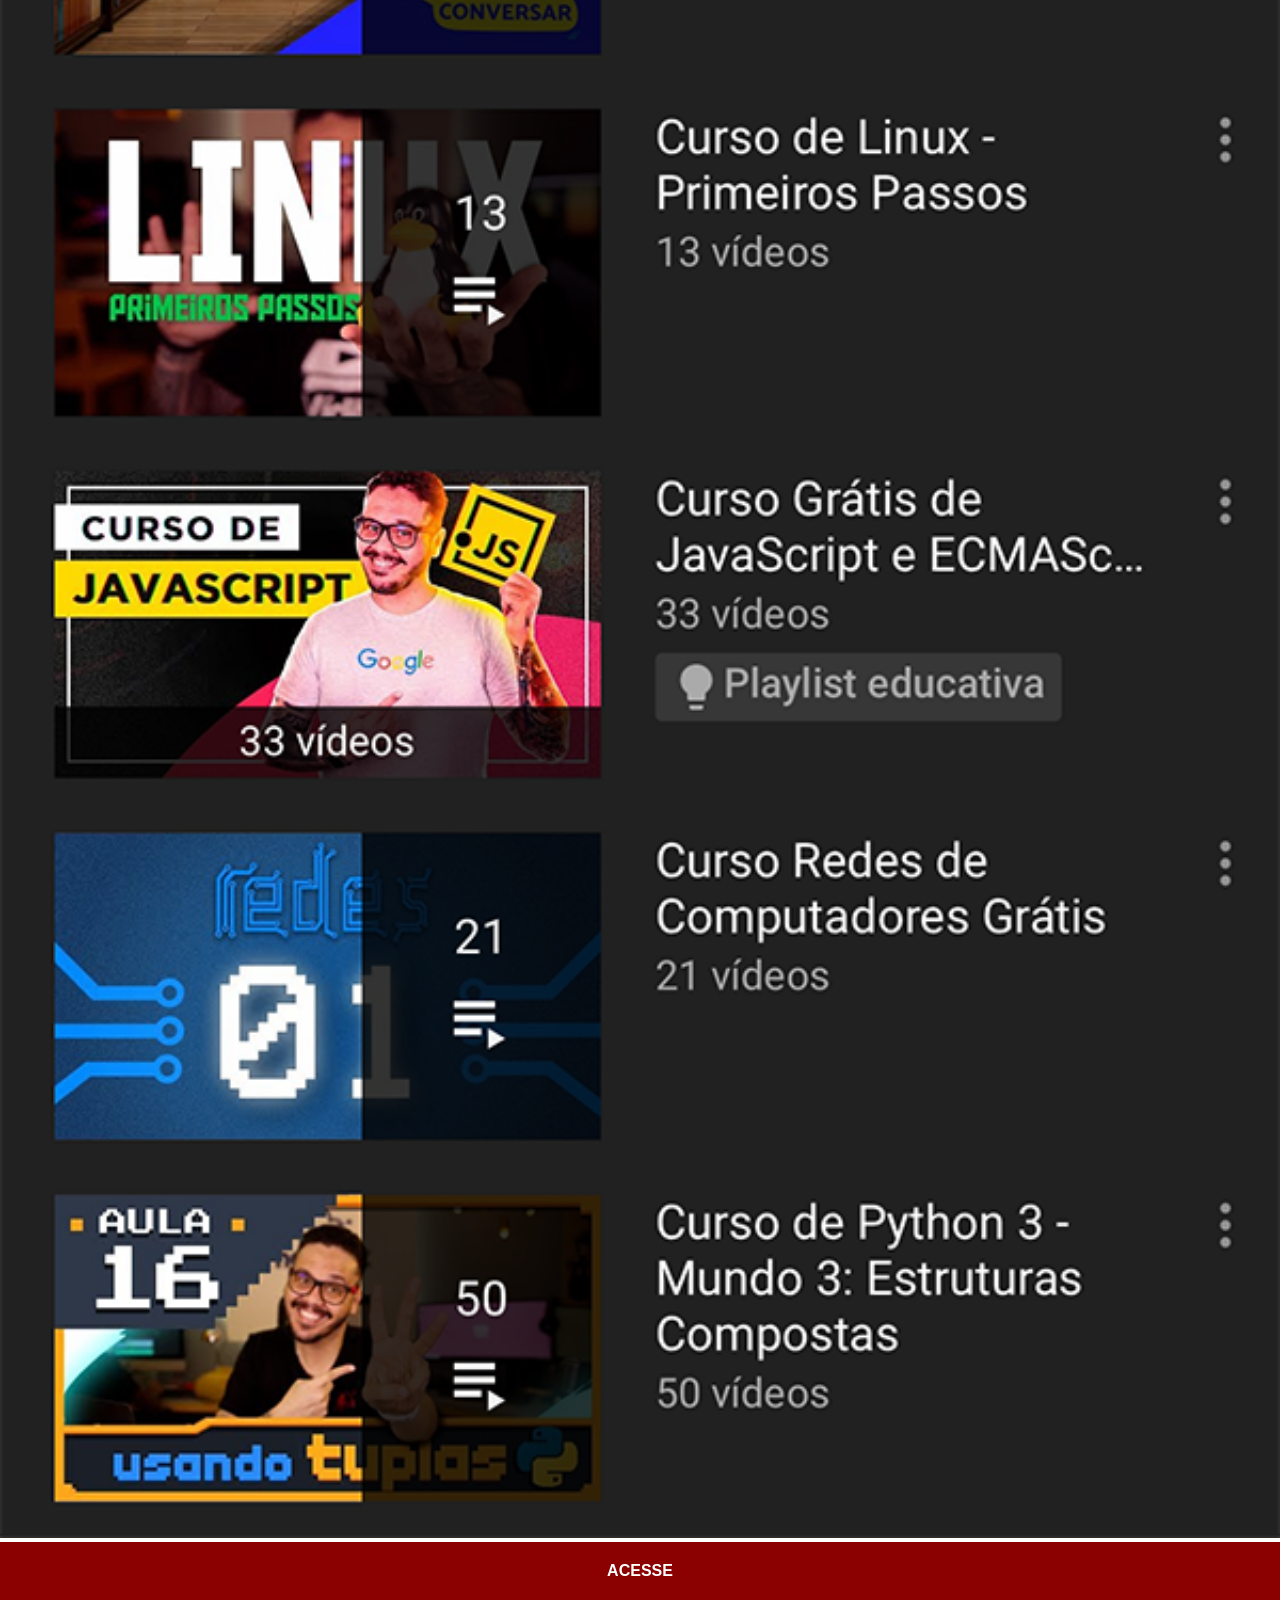
<file: youtube.html>
<!doctype html>
<html lang="pt-br">
  <head>
    <meta charset="UTF-8" />
    <meta name="viewport" content="width=device-width, initial-scale=1.0" />
    <title>YouTube</title>
    <link rel="stylesheet" href="estilos/social.css" />
  </head>
  <body>
    <img src="imagens/tela-youtube.png" alt="YouTube" />
    <a
      href="https://www.youtube.com/user/cursoemvideo/playlists"
      target="_blank"
      >ACESSE</a
    >
  </body>
</html>
</file>
<file: estilos/style.css>
@charset "UTF-8";

* {
  margin: 0;
  padding: 0;
  font-family: Arial, Helvetica, sans-serif;
}

html,
body {
  height: 100vh;
  width: 100vw;
  background-color: black;
}

body {
  background: url('../imagens/fundo-madeira.jpg') no-repeat top center;
  background-size: cover;
  background-attachment: fixed;
}

main {
  height: 100vh;
  position: relative;
}

#telefone {
  position: absolute;
  top: 50%;
  left: 50%;
  transform: translate(-50%, -50%);
  height: 627px;
  width: 311px;

  background: url('../imagens/frame-iphone.png') no-repeat;
}

#tela {
  position: relative;
  top: 80px;
  left: 22px;
  width: 269px;
  height: 471px;
}

#redes-sociais {
  text-align: right;
}

#redes-sociais img {
  width: 50px;
  height: 50px;
  margin: 10px;
  border-radius: 50%;
  box-shadow: 2px 2px 5px rgba(0, 0, 0, 0.405);
  box-sizing: border-box;
}

#redes-sociais img:hover {
  border: 2px solid rgba(255, 255, 255, 0.592);
  transform: translate(-3px, -3px);
  box-shadow: 5px 5px 10px rgba(0, 0, 0, 0.581);
  transition:
    transform 0.3s,
    border 0.1s;
}
</file>
<file: estilos/social.css>
* {
  margin: 0px;
  padding: 0px;
  font-family: Arial, Helvetica, sans-serif;
}

::-webkit-scrollbar {
  width: 0px;
  height: 0px;
}

img {
  width: 100vw;
}

a {
  display: block;
  background-color: darkred;
  color: white;
  padding: 20px;
  text-align: center;
  font-weight: bold;
  text-decoration: none;
}

a:hover {
  background-color: red;
}
</file>
